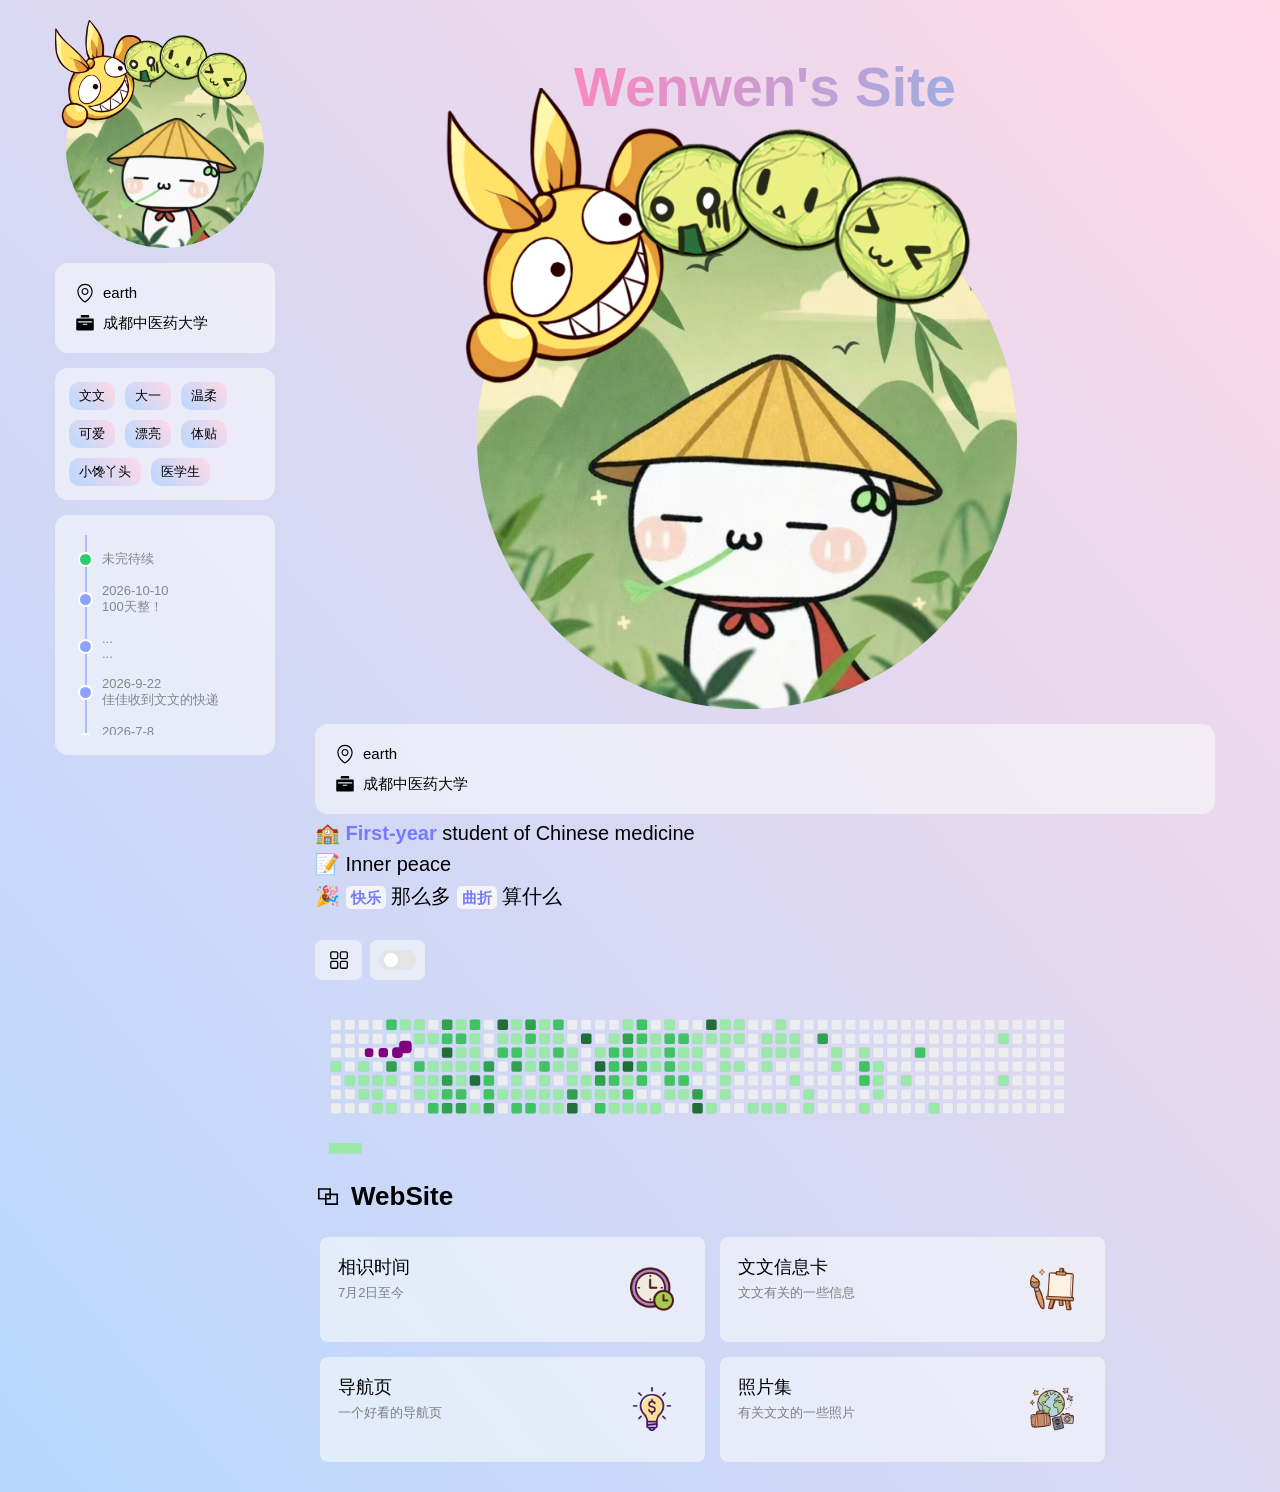
<file: index.html>
<!DOCTYPE html>
<html>
    <head>
        <meta charset="utf-8">
        <meta http-equiv="X-UA-Compatible" content="IE=edge">
        <title>文文</title>
        <link rel="icon" href="favicon.ico">
        <meta name="description" content="宇宙无敌超级第一好的文文（佳佳写）">
        <meta name="keywords" content="文文">
        <meta name="og:title" contect="文文">
        <meta name="og:type" contect="website">
        <meta property="og:locale" content="zh_CN">
        <meta name="og:image" contect="favicon.ico">
        <meta name="og:url" contect="https://wenwen.net">
        <meta name="og:description" contect="宇宙无敌超级第一好的文文（佳佳写）">
        <meta name="og:site_name" contect="文文">
        <meta name="viewport" content="width=device-width, initial-scale=1.0, maximum-scale=1.0, user-scalable=no">
        <link rel="stylesheet" href="static/css/style.css?v=1.34">


    </head>
    <body>
        <!-- 刷新加载动画 -->
        <div id="PageLoading">
            <div id="PageLoading-wenwen">
                <div id="PageLoading-wenwen-center">
                    <div class="object" id="object_four"></div>
                    <div class="object" id="object_three"></div>
                    <div class="object" id="object_two"></div>
                    <div class="object" id="object_one"></div>
                </div>
            </div>
        </div>
        <div class="main">
            <div onclick="left()" class="left">
                <div class="left-main">
                    <div class="logo" style="background-image: url(favicon.ico);">
                        <img style="position: absolute;top:-15%;left:-10%;width: 120%; aspect-ratio: 1/1;" src="static/img/logo4.png" alt="头像框" >
                    </div>
                    <div class="left-div left-des">
                        <div class="left-div-item">
                            <svg t="1705773709627" class="icon" viewBox="0 0 1024 1024" version="1.1" xmlns="http://www.w3.org/2000/svg" p-id="1478" width="20px" height="20px">
                                <path d="M512 249.976471c-99.388235 0-180.705882 81.317647-180.705882 180.705882s81.317647 180.705882 180.705882 180.705882 180.705882-81.317647 180.705882-180.705882-81.317647-180.705882-180.705882-180.705882z m0 301.17647c-66.258824 0-120.470588-54.211765-120.470588-120.470588s54.211765-120.470588 120.470588-120.470588 120.470588 54.211765 120.470588 120.470588-54.211765 120.470588-120.470588 120.470588z" fill="#2c2c2c" p-id="1479"></path>
                                <path d="M512 39.152941c-216.847059 0-391.529412 174.682353-391.529412 391.529412 0 349.364706 391.529412 572.235294 391.529412 572.235294s391.529412-222.870588 391.529412-572.235294c0-216.847059-174.682353-391.529412-391.529412-391.529412z m0 891.482353C424.658824 873.411765 180.705882 686.682353 180.705882 430.682353c0-183.717647 147.576471-331.294118 331.294118-331.294118s331.294118 147.576471 331.294118 331.294118c0 256-243.952941 442.729412-331.294118 499.952941z" fill="#2c2c2c" p-id="1480"></path>
                            </svg>
                            earth
                
                        
                        
                        
                        </div>
                        <div class="left-div-item">
                            <svg t="1705773906032" class="icon" viewBox="0 0 1024 1024" version="1.1" xmlns="http://www.w3.org/2000/svg" p-id="2474" width="20px" height="20px">
                                <path d="M729.6 234.666667H294.4V157.866667a51.2 51.2 0 0 1 51.2-51.2h332.8a51.2 51.2 0 0 1 51.2 51.2v76.8z m179.2 51.2a51.2 51.2 0 0 1 51.2 51.2v512a51.2 51.2 0 0 1-51.2 51.2H115.2a51.2 51.2 0 0 1-51.2-51.2v-512a51.2 51.2 0 0 1 51.2-51.2h793.557333z m-768 172.032c0 16.384 13.312 29.696 29.696 29.696h683.008a29.696 29.696 0 1 0 0-59.392H170.410667a29.696 29.696 0 0 0-29.696 29.696z m252.416 118.784c0 16.384 13.312 29.696 29.696 29.696h178.176a29.696 29.696 0 1 0 0-59.392H422.912a29.738667 29.738667 0 0 0-29.696 29.696z" fill="#666666" p-id="2475"></path>
                            </svg>
                            成都中医药大学
                
                        
                        
                        
                        </div>
                    </div>
                    <div class="left-div left-tag">
                        <div class="left-tag-item">文文
                </div>
                        <div class="left-tag-item">大一
                </div>
                        <div class="left-tag-item">温柔
                </div>
                        <div class="left-tag-item">可爱
                </div>
                        <div class="left-tag-item">漂亮
                </div>
                        <div class="left-tag-item">体贴
                </div>
                        <div class="left-tag-item">小馋丫头
                </div>
                        <div class="left-tag-item">医学生
                </div>
                    </div>
                    <div class="left-div left-time">
                        <ul id="line">
                            <li>
                                <div class="focus"></div>
                                <div>未完待续</div>
                    
                            </li>
                            <li>
                                <div class="focus"></div>
                                <div>2026-10-10</div>
                                <div>100天整！</div>
                            </li>
                            <li>
                                <div class="focus"></div>
                                <div>...</div>
                                <div>...</div>
                            </li>
                            <li>
                                <div class="focus"></div>
                                <div>2026-9-22</div>
                                <div>佳佳收到文文的快递</div>
                            </li>
                            <li>
                                <div class="focus"></div>
                                <div>2026-7-8</div>
                                <div>互通姓名</div>
                            </li>
                            <li>
                                <div class="focus"></div>
                                <div>2026-7-2</div>
                                <div>文文与佳佳相识</div>
                            </li>
                        </ul>
                    </div>
                </div>
            </div>
            <div class="right">
                <header>
                    <!-- 头部开始 -->
                    <div class="welcome">
                        <span class="gradientText">Wenwen's Site</span>
                    </div>
                    <div class="logo11 " style="background-image: url(favicon.ico);">
                        <img style="position: absolute;top:-15%;left:-10%;width: 120%; aspect-ratio: 1/1;" src="static/img/logo4.png" alt="头像框" title="博主 1月17日 在线">
                    </div>
                    <div class="left-div left-des">
                        <div class="left-div-item">
                            <svg t="1705773709627" class="icon" viewBox="0 0 1024 1024" version="1.1" xmlns="http://www.w3.org/2000/svg" p-id="1478" width="20px" height="20px">
                                <path d="M512 249.976471c-99.388235 0-180.705882 81.317647-180.705882 180.705882s81.317647 180.705882 180.705882 180.705882 180.705882-81.317647 180.705882-180.705882-81.317647-180.705882-180.705882-180.705882z m0 301.17647c-66.258824 0-120.470588-54.211765-120.470588-120.470588s54.211765-120.470588 120.470588-120.470588 120.470588 54.211765 120.470588 120.470588-54.211765 120.470588-120.470588 120.470588z" fill="#2c2c2c" p-id="1479"></path>
                                <path d="M512 39.152941c-216.847059 0-391.529412 174.682353-391.529412 391.529412 0 349.364706 391.529412 572.235294 391.529412 572.235294s391.529412-222.870588 391.529412-572.235294c0-216.847059-174.682353-391.529412-391.529412-391.529412z m0 891.482353C424.658824 873.411765 180.705882 686.682353 180.705882 430.682353c0-183.717647 147.576471-331.294118 331.294118-331.294118s331.294118 147.576471 331.294118 331.294118c0 256-243.952941 442.729412-331.294118 499.952941z" fill="#2c2c2c" p-id="1480"></path>
                            </svg>
                            earth
                
                        
                        
                        
                        </div>
                        <div class="left-div-item">
                            <svg t="1705773906032" class="icon" viewBox="0 0 1024 1024" version="1.1" xmlns="http://www.w3.org/2000/svg" p-id="2474" width="20px" height="20px">
                                <path d="M729.6 234.666667H294.4V157.866667a51.2 51.2 0 0 1 51.2-51.2h332.8a51.2 51.2 0 0 1 51.2 51.2v76.8z m179.2 51.2a51.2 51.2 0 0 1 51.2 51.2v512a51.2 51.2 0 0 1-51.2 51.2H115.2a51.2 51.2 0 0 1-51.2-51.2v-512a51.2 51.2 0 0 1 51.2-51.2h793.557333z m-768 172.032c0 16.384 13.312 29.696 29.696 29.696h683.008a29.696 29.696 0 1 0 0-59.392H170.410667a29.696 29.696 0 0 0-29.696 29.696z m252.416 118.784c0 16.384 13.312 29.696 29.696 29.696h178.176a29.696 29.696 0 1 0 0-59.392H422.912a29.738667 29.738667 0 0 0-29.696 29.696z" fill="#666666" p-id="2475"></path>
                            </svg>
                            成都中医药大学
                
                        
                        
                        
                        </div>
                    </div>
                    <div class="description">
                       
                           🏫 
                        
                        <span class="purpleText">First-year</span>
                        student of Chinese medicine
            
                    
                    
                    
                    </div>

                    <div class="description">
                       
                          📝  
                        
                        Inner peace 
            
                    
                    
                    
                    </div>
                    <div class="description">
                        🎉 
                <span class="purpleText textBackground">快乐</span>
                        那么多
                <span class="purpleText textBackground">   曲折</span>
                        算什么
            
                    
                    
                    
                    </div>
                    <div class="iconContainer">
                        <!-- 图标容器开始 -->
                        <!-- 图标我全部是iconfont找的，可以自行更换 -->
                        <!---->
                        <!---->
                        <a class="iconItem" href="javascript:void(0)" onclick="left()">
                            <svg t="1706175679525" class="icon" viewBox="0 0 1024 1024" version="1.1" xmlns="http://www.w3.org/2000/svg" p-id="1880" width="22px" height="22px">
                                <path d="M389.2 98.93H189.43c-49.51 0-89.8 40.28-89.8 89.8V388.5c0 49.51 40.28 89.8 89.8 89.8H389.2c49.51 0 89.8-40.28 89.8-89.8V188.72c0-49.51-40.28-89.79-89.8-89.79z m29.93 289.56c0 16.5-13.43 29.93-29.93 29.93H189.43c-16.5 0-29.93-13.43-29.93-29.93V188.72c0-16.5 13.43-29.93 29.93-29.93H389.2c16.5 0 29.93 13.43 29.93 29.93v199.77zM389.2 547.34H189.43c-49.51 0-89.8 40.28-89.8 89.8v199.77c0 49.51 40.28 89.8 89.8 89.8H389.2c49.51 0 89.8-40.28 89.8-89.8V637.14c0-49.51-40.28-89.8-89.8-89.8z m29.93 289.57c0 16.5-13.43 29.93-29.93 29.93H189.43c-16.5 0-29.93-13.43-29.93-29.93V637.14c0-16.5 13.43-29.93 29.93-29.93H389.2c16.5 0 29.93 13.43 29.93 29.93v199.77zM837.56 98.93H637.79c-49.51 0-89.8 40.28-89.8 89.8V388.5c0 49.51 40.28 89.8 89.8 89.8h199.77c49.51 0 89.8-40.28 89.8-89.8V188.72c0-49.51-40.28-89.79-89.8-89.79z m29.93 289.56c0 16.5-13.43 29.93-29.93 29.93H637.79c-16.5 0-29.93-13.43-29.93-29.93V188.72c0-16.5 13.43-29.93 29.93-29.93h199.77c16.5 0 29.93 13.43 29.93 29.93v199.77zM837.56 547.34H637.79c-49.51 0-89.8 40.28-89.8 89.8v199.77c0 49.51 40.28 89.8 89.8 89.8h199.77c49.51 0 89.8-40.28 89.8-89.8V637.14c0-49.51-40.28-89.8-89.8-89.8z m29.93 289.57c0 16.5-13.43 29.93-29.93 29.93H637.79c-16.5 0-29.93-13.43-29.93-29.93V637.14c0-16.5 13.43-29.93 29.93-29.93h199.77c16.5 0 29.93 13.43 29.93 29.93v199.77z" p-id="1881" fill="#000000"></path>
                            </svg>
                        </a>
                        <a class="iconItem switch" href="javascript:void(0)">
                            <div class="onoffswitch">
                                <input type="checkbox" name="onoffswitch" class="onoffswitch-checkbox" id="myonoffswitch" checked>
                                <label class="onoffswitch-label" for="myonoffswitch">
                                    <span class="onoffswitch-inner"></span>
                                    <span class="onoffswitch-switch"></span>
                                </label>
                            </div>
                        </a>
                        <!---->
                    </div>
                    <!-- 图标容器结束 -->
                    <div class="tanChiShe">
                        <img id="tanChiShe" src="static/svg/snake-Light.svg" alt="">
                    </div>
                </header>
                <!-- 头部结束 -->
                <content>
                    <!-- 内容开始 -->
                    <div class="title">
                        <svg t="1705257422086" class="icon" viewBox="0 0 1024 1024" version="1.1" xmlns="http://www.w3.org/2000/svg" p-id="1891" width="26px" height="26px">
                            <path d="M629.333333 202.666667v213.333333h277.333334v448h-512v-213.333333h-277.333334v-448h512z m213.333334 277.333333h-213.333334v170.666667h-170.666666v149.333333h384v-320z m-277.333334-213.333333h-384v320h213.333334v-170.666667h170.666666v-149.333333z m0 213.333333h-106.666666v106.666667h106.666666v-106.666667z" fill="#000000" p-id="1892"></path>
                        </svg>
                        WebSite
            
                    
                    
                    
                    </div>
                    <div class="projectList">
                        <!-- 项目列表开始 -->
                        <!---->
                        <a class="projectItem" target="_blank" href="djs.html">
                            <!-- 项目项开始 -->
                            <div class="projectItemLeft">
                                <h1>相识时间</h1>
                                <p>7月2日至今</p>
                            </div>
                            <div class="projectItemRight">
                                <img src="static/img/i1.png" alt="">
                            </div>
                            <!-- 项目项结束 -->
                        </a>
                        <!---->
                        <a class="projectItem" target="_blank" href="xxk.html" onclick="showPwdModal('xxk.html');return false;">
                            <!-- 项目项开始 -->
                            <div class="projectItemLeft">
                                <h1>文文信息卡</h1>
                                <p>文文有关的一些信息</p>
                            </div>
                            <div class="projectItemRight">
                                <img src="static/img/i2.png" alt="">
                            </div>
                            <!-- 项目项结束 -->
                        </a>
                        <!---->
                        <a class="projectItem" target="_blank" href="yx.html">
                            <!-- 项目项开始 -->
                            <div class="projectItemLeft">
                                <h1>导航页</h1>
                                <p>一个好看的导航页</p>
                            </div>
                            <div class="projectItemRight">
                                <img src="static/img/i3.png" alt="">
                            </div>
                            <!-- 项目项结束 -->
                        </a>
                        <!---->
                        <a class="projectItem" target="_blank" href="photo.html"onclick="showPwdModal('photo.html');return false;">
                            <!-- 项目项开始 -->
                            <div class="projectItemLeft">
                                <h1>照片集</h1>
                                <p>有关文文的一些照片</p>
                            </div>
                            <div class="projectItemRight">
                                <img src="static/img/i4.png" alt="">
                            </div>
                            <!-- 项目项结束 -->
                        </a>
                        <!---->
                        <!---->
                    </div>
                    
                   
                   
                    <!-- 技能结束 -->
                </content>
                <!-- 内容结束 -->
                
            </div>
        </div>
        <!-- main结束 -->
        <!--弹窗-->
        <!-- 密码弹窗（xxk.html 入口保护） -->
        <style>
            #pwd-mask {
                display: none;
                position: fixed;
                inset: 0;
                z-index: 99999;
                background: rgba(130, 150, 200, 0.35);
                -webkit-backdrop-filter: blur(8px);
                backdrop-filter: blur(8px);
                align-items: center;
                justify-content: center;
            }
            #pwd-mask.show { display: flex; }
            #pwd-box {
                width: min(88vw, 340px);
                padding: 30px 26px 24px;
                border-radius: 18px;
                background: rgba(255, 255, 255, 0.94);
                box-shadow: 0 12px 40px rgba(120, 140, 190, 0.35);
                text-align: center;
                font-family: -apple-system, "PingFang SC", "Microsoft YaHei", sans-serif;
            }
            #pwd-box .pwd-title {
                font-size: 18px;
                font-weight: 700;
                color: #5a6b8c;
                letter-spacing: 2px;
                margin-bottom: 4px;
            }
            #pwd-box .pwd-sub {
                font-size: 12px;
                color: #9aa5b8;
                margin-bottom: 18px;
            }
            #pwd-input {
                width: 100%;
                padding: 11px 14px;
                font-size: 18px;
                letter-spacing: 8px;
                text-align: center;
                border: 1.5px solid #ffd0e2;
                border-radius: 12px;
                outline: none;
                color: #4a5a7a;
                background: #fdf6f9;
                box-sizing: border-box;
            }
            #pwd-input:focus {
                border-color: #ff87c0;
                box-shadow: 0 0 0 3px rgba(255, 135, 192, 0.18);
            }
            #pwd-err {
                display: none;
                margin-top: 8px;
                font-size: 12px;
                color: #e05a7a;
            }
            #pwd-btns { display: flex; gap: 12px; margin-top: 18px; }
            #pwd-btns button {
                flex: 1;
                padding: 10px 0;
                font-size: 14px;
                border: none;
                border-radius: 12px;
                cursor: pointer;
                font-family: inherit;
                letter-spacing: 2px;
            }
            #pwd-cancel { background: #f0f2f7; color: #7b86a0; }
            #pwd-cancel:hover { background: #e6e9f0; }
            #pwd-ok {
                background-image: linear-gradient(120deg, #ff87c0, #41d1ff);
                color: #fff;
                font-weight: 600;
            }
            #pwd-ok:hover { filter: brightness(1.06); }
        </style>
        <div id="pwd-mask">
            <div id="pwd-box">
                <div class="pwd-title">输入密码</div>
                <div class="pwd-sub">输入正确密码后才能进入</div>
                <input id="pwd-input" type="password" maxlength="6" placeholder="" autocomplete="off">
                <div id="pwd-err">密码错误，请重新输入</div>
                <div id="pwd-btns">
                    <button id="pwd-cancel" type="button">取消</button>
                    <button id="pwd-ok" type="button">进入</button>
                </div>
            </div>
        </div>
    </body>
    <script src="static/js/pwd.js"></script>
    <script>
        (function () {
            var mask = document.getElementById('pwd-mask');
            var input = document.getElementById('pwd-input');
            var err = document.getElementById('pwd-err');
            var ok = document.getElementById('pwd-ok');
            var cancel = document.getElementById('pwd-cancel');
            var enterUrl = '';

            window.showPwdModal = function (url) {
                enterUrl = url;
                input.value = '';
                err.style.display = 'none';
                mask.classList.add('show');
                setTimeout(function () { input.focus(); }, 60);
            };
            window.closePwdModal = function () {
                mask.classList.remove('show');
            };
            function tryEnter() {
                if (window.checkPwd && checkPwd(input.value)) {
                    mask.classList.remove('show');
                    window.open(enterUrl, '_blank');
                } else {
                    err.style.display = 'block';
                    input.value = '';
                    input.focus();
                }
            }
            ok.addEventListener('click', tryEnter);
            cancel.addEventListener('click', window.closePwdModal);
            mask.addEventListener('click', function (e) {
                if (e.target === mask) window.closePwdModal();
            });
            input.addEventListener('keydown', function (e) {
                if (e.key === 'Enter') tryEnter();
                if (e.key === 'Escape') window.closePwdModal();
            });
        })();
    </script>
        <script src="static/js/script.js?v=1.33"></script>
    <script charset="UTF-8" id="LA_COLLECT" src="https://sdk.51.la/js-sdk-pro.min.js"></script>
<script src="static/js/Mouse.js"></script>

    <script>
        LA.init({
            id: "KFqltKSkJgQTGD9l",
            ck: "KFqltKSkJgQTGD9l"
        })
    </script>
</html>
</file>
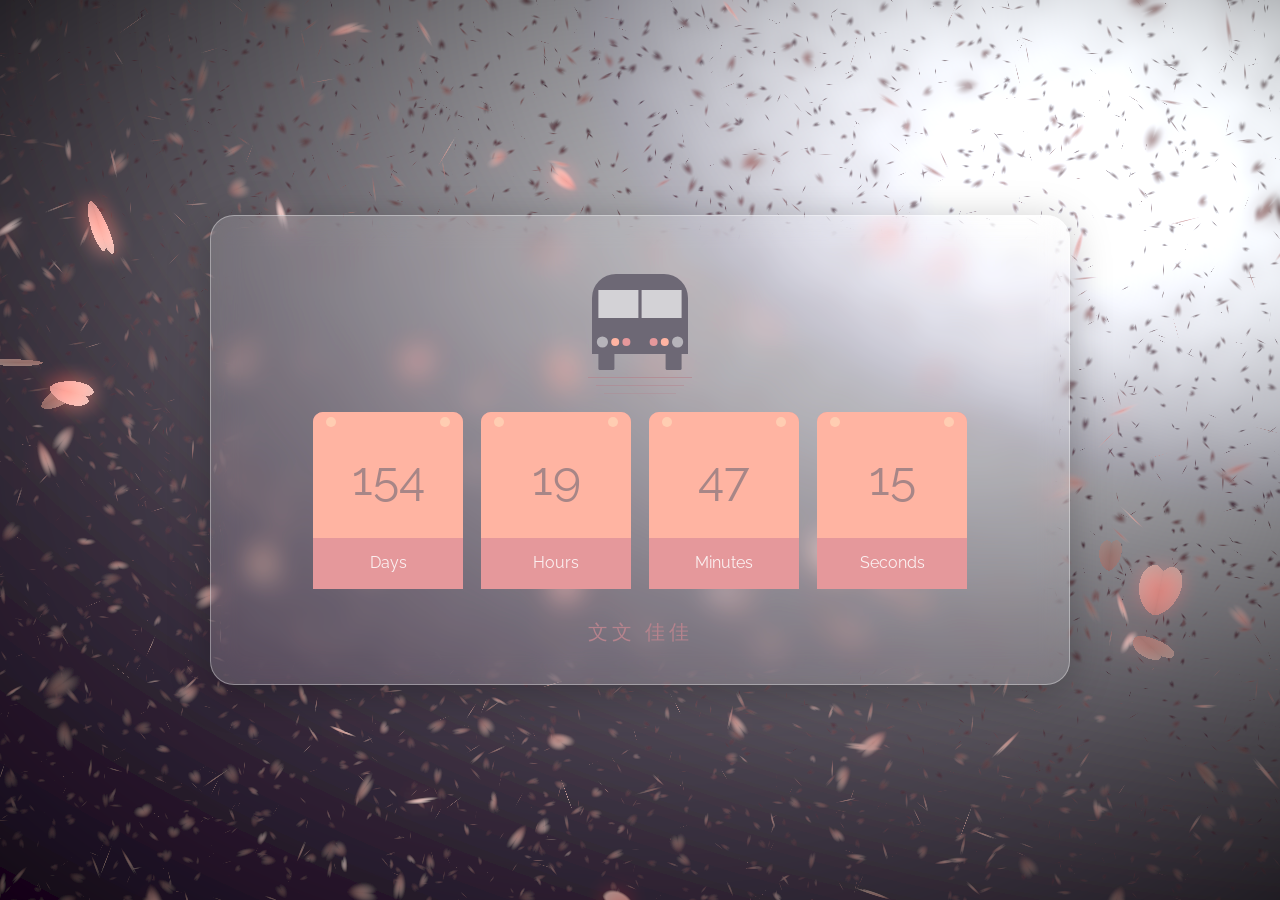
<file: djs.html>
<!DOCTYPE html>
<html lang="zh-CN">
<head>
  <meta charset="UTF-8">
  <meta name="viewport" content="width=device-width, initial-scale=1.0">
  <title>文文与佳佳已相识</title>
  <link rel="stylesheet" href="daojishi/css/normalize.min.css">
  <link rel="stylesheet" href="daojishi/css/css.css">
  <style>
    /* ============ 基础 ============ */
    * {
      margin: 0;
      padding: 0;
      box-sizing: border-box;
    }
    html, body {
      width: 100%;
      height: 100%;
      overflow: hidden;
      background: #241026; /* WebGL 加载前的兜底深色背景 */
      font-family: "Raleway", "PingFang SC", "Microsoft YaHei", sans-serif;
      -webkit-font-smoothing: antialiased;
    }

    /* ============ 樱花背景画布（铺满全屏，由 script.js 控制尺寸） ============ */
    canvas#sakura {
      position: fixed;
      top: 0;
      left: 0;
      display: block;
      z-index: 0;
    }

    /* ============ 透明玻璃卡片（公交 + 倒计时） ============ */
    .page {
      position: fixed;
      inset: 0;
      z-index: 1;
      display: flex;
      align-items: center;
      justify-content: center;
      padding: 16px;
      pointer-events: none; /* 不挡背景，只让卡片可交互 */
    }

    .glass-card {
      pointer-events: auto;
      width: min(92vw, 860px);
      max-height: calc(100vh - 32px);
      max-height: calc(100dvh - 32px); /* 手机浏览器地址栏收起后的实际高度 */
      overflow-y: auto;
      padding: clamp(20px, 4vw, 40px);
      border-radius: 24px;
      background: rgba(255, 255, 255, 0.16);
      -webkit-backdrop-filter: blur(14px) saturate(1.3);
      backdrop-filter: blur(14px) saturate(1.3);
      border: 1px solid rgba(255, 255, 255, 0.35);
      box-shadow: 0 8px 40px rgba(0, 0, 0, 0.25);
      color: #ffffff;
    }

    /* 不支持 backdrop-filter 的老浏览器：提高背景不透明度兜底 */
    @supports not ((backdrop-filter: blur(1px)) or (-webkit-backdrop-filter: blur(1px))) {
      .glass-card { background: rgba(40, 20, 46, 0.82); }
    }

    /* ============ 倒计时配色（沿用原组件） ============ */
    :root {
      --palette-1: #FFCDB2;
      --palette-2: #FFB4A2;
      --palette-3: #E5989B;
      --palette-4: #B5838D;
      --palette-5: #6D6875;
    }

    /* ============ 公交车（纯 CSS） ============ */
    .bus {
      transform: scale(0.8);
      position: relative;
      width: 120px;
      height: 100px;
      margin: 0.5rem auto 3rem;
      border-radius: 30px 30px 0 0;
      background: var(--palette-5);
    }
    .bus::before, .bus::after {
      content: '';
      position: absolute;
      top: 100%;
      width: 20px;
      height: 20px;
      border-radius: 0 0 2px 2px;
      background: var(--palette-5);
    }
    .bus::before { left: 0.5rem; }
    .bus::after { right: 0.5rem; }
    .bus .windows {
      position: absolute;
      top: 20px;
      left: 0.5rem;
      right: 0.5rem;
      height: 35px;
    }
    .bus .windows::before, .bus .windows::after {
      content: '';
      position: absolute;
      top: 0;
      width: 48%;
      height: 100%;
      background: rgba(255, 255, 255, 0.7);
    }
    .bus .windows::before { left: 0; }
    .bus .windows::after { right: 0; }
    .bus .lights {
      position: absolute;
      bottom: 10px;
      left: 0.5rem;
      right: 0.5rem;
      height: 10px;
    }
    .bus .lights::before, .bus .lights::after {
      content: '';
      position: absolute;
      top: 0;
      width: 10px;
      height: 10px;
      background: var(--palette-2);
      border-radius: 50%;
    }
    .bus .lights::before {
      left: 16px;
      box-shadow: -16px 0 0 2px rgba(255, 255, 255, 0.5),
                  14px 0 0 var(--palette-3);
      animation: lighting 6s 2s linear infinite;
    }
    .bus .lights::after {
      right: 16px;
      box-shadow: 16px 0 0 2px rgba(255, 255, 255, 0.5),
                  -14px 0 0 var(--palette-3);
      animation: lighting2 6s 2s linear infinite;
    }
    .bus .street {
      position: absolute;
      bottom: -30px;
      left: 50%;
      transform: translateX(-50%);
      width: 130px;
      height: 1px;
      background: rgba(181, 131, 141, 0.8);
    }
    .bus .street::before, .bus .street::after {
      content: '';
      position: absolute;
      height: 1px;
      left: 50%;
      transform: translateX(-50%);
    }
    .bus .street::before {
      top: 10px;
      width: 110px;
      background: rgba(181, 131, 141, 0.6);
    }
    .bus .street::after {
      top: 20px;
      width: 90px;
      background: rgba(181, 131, 141, 0.4);
    }

    /* ============ 计时器 ============ */
    .countdown { text-align: center; }
    .timer {
      display: flex;
      flex-wrap: nowrap; /* 永远不换行：四个格子始终一排 */
      justify-content: center;
      gap: clamp(6px, 1.5vw, 18px);
      perspective: 1000px;
    }
    .timer .box {
      flex: 1 1 0;      /* 弹性均分宽度，随屏幕收缩 */
      min-width: 0;     /* 允许收缩到任意小 */
      max-width: 150px;
      text-align: center;
      background: var(--palette-3);
      border-radius: 10px 10px 0 0;
      overflow: hidden;
    }
    .timer .box:nth-child(2) .value { animation-delay: 1s; }
    .timer .box:nth-child(3) .value { animation-delay: 1.8s; }
    .timer .box:nth-child(4) .value { animation-delay: 1.3s; }
    .timer .box:nth-child(5) .value { animation-delay: 2s; }
    .timer .box .spacer {
      position: relative;
      display: block;
      height: 20px;
      background: var(--palette-2);
    }
    .timer .box .spacer::before, .timer .box .spacer::after {
      content: '';
      position: absolute;
      top: 5px;
      width: 10px;
      height: 10px;
      background: var(--palette-1);
      border-radius: 50%;
    }
    .timer .box .spacer::before { left: 0.8rem; }
    .timer .box .spacer::after { right: 0.8rem; }
    .timer .box .value {
      position: relative;
      margin: 0;
      padding: 1.2rem 0 2rem;
      font-family: "Arial Black", "Raleway", "PingFang SC", sans-serif;
      font-size: clamp(1.7em, 5vw, 3em);
      white-space: nowrap;
      color: rgba(109, 104, 117, 0.6);
      background: var(--palette-2);
      transform-origin: top center;
      animation: wind 4s ease-out alternate infinite;
    }
    .timer .box .label {
      margin: 0;
      padding: 1rem;
      color: rgba(255, 255, 255, 0.85);
      background: var(--palette-3);
      font-size: clamp(0.75em, 2vw, 1em);
    }
    .timer .box .label::first-letter { text-transform: uppercase; }
    .text {
      margin-top: 2rem;
      font-weight: 300;
      font-size: clamp(1em, 3.5vw, 1.25em);
      text-transform: uppercase;
      letter-spacing: 4px;
      text-align: center;
      color: var(--palette-4);
    }

    /* ============ 动画 ============ */
    @keyframes wind {
      0% {
        transform: rotatex(0);
        box-shadow: 0 15px 10px -10px rgba(181, 131, 141, 0);
        color: rgba(109, 104, 117, 0.6);
        background: var(--palette-2);
      }
      10% {
        transform: rotatex(20deg);
        box-shadow: 0 15px 10px -10px #a67882;
        color: rgba(109, 104, 117, 0.45);
        background: #ffbeb0;
      }
    }
    @keyframes lighting {
      0% { box-shadow: -16px 0 0 2px rgba(255,255,255,.5), 14px 0 0 var(--palette-3); }
      4% { box-shadow: -16px 0 0 2px rgba(255,255,255,1), 14px 0 0 var(--palette-3); }
      8% { box-shadow: -16px 0 0 2px rgba(255,255,255,.5), 14px 0 0 var(--palette-3); }
      12% { box-shadow: -16px 0 0 2px rgba(255,255,255,1), 14px 0 0 var(--palette-3); }
      20% { box-shadow: -16px 0 0 2px rgba(255,255,255,1), 14px 0 0 var(--palette-3); }
      22% { box-shadow: -16px 0 0 2px rgba(255,255,255,.5), 14px 0 0 var(--palette-3); }
    }
    @keyframes lighting2 {
      0% { box-shadow: 16px 0 0 2px rgba(255,255,255,.5), -14px 0 0 var(--palette-3); }
      4% { box-shadow: 16px 0 0 2px rgba(255,255,255,1), -14px 0 0 var(--palette-3); }
      8% { box-shadow: 16px 0 0 2px rgba(255,255,255,.5), -14px 0 0 var(--palette-3); }
      12% { box-shadow: 16px 0 0 2px rgba(255,255,255,1), -14px 0 0 var(--palette-3); }
      20% { box-shadow: 16px 0 0 2px rgba(255,255,255,1), -14px 0 0 var(--palette-3); }
      22% { box-shadow: 16px 0 0 2px rgba(255,255,255,.5), -14px 0 0 var(--palette-3); }
    }

    /* ============ 手机竖屏微调 ============ */
    @media (max-width: 480px) {
      .page { padding: 12px; }
      .glass-card { width: 94vw; border-radius: 18px; padding: 18px 10px; }
      .bus { transform: scale(0.62); margin-bottom: 2.4rem; }
      .timer { gap: 6px; }
      .timer .box .spacer { height: 14px; }
      .timer .box .spacer::before, .timer .box .spacer::after {
        width: 7px;
        height: 7px;
        top: 3.5px;
      }
      .timer .box .spacer::before { left: 0.5rem; }
      .timer .box .spacer::after { right: 0.5rem; }
      .timer .box .value { font-size: clamp(1.3em, 6.5vw, 2.2em); padding: 0.8rem 0 1.2rem; }
      .timer .box .label { padding: 0.6rem 0.2rem; font-size: clamp(0.6em, 2.4vw, 0.8em); letter-spacing: 0.5px; }
      .timer .text { letter-spacing: 2px; margin-top: 1.4rem; }
    }
  </style>
</head>
<body>

  <!-- 樱花动画背景 -->
  <canvas id="sakura"></canvas>

  <!-- 透明玻璃卡片：公交车 + 从过去计时到现在 -->
  <div class="page">
    <div class="glass-card">
      <div class="bus">
        <div class="windows"></div>
        <div class="lights"></div>
        <div class="street"></div>
      </div>
      <section class="countdown">
        <div class="timer">
          <div class="box">
            <div class="spacer"></div>
            <p class="value" id="d">00</p>
            <p class="label">days</p>
          </div>
          <div class="box">
            <div class="spacer"></div>
            <p class="value" id="h">00</p>
            <p class="label">hours</p>
          </div>
          <div class="box">
            <div class="spacer"></div>
            <p class="value" id="m">00</p>
            <p class="label">minutes</p>
          </div>
          <div class="box">
            <div class="spacer"></div>
            <p class="value" id="s">00</p>
            <p class="label">seconds</p>
          </div>
        </div>
        <p class="text">文文 佳佳</p>
      </section>
    </div>
  </div>

  <!-- 樱花 WebGL 着色器 -->
  <script id="sakura_point_vsh" type="x-shader/x_vertex">
uniform mat4 uProjection;
uniform mat4 uModelview;
uniform vec3 uResolution;
uniform vec3 uOffset;
uniform vec3 uDOF;  //x:focus distance, y:focus radius, z:max radius
uniform vec3 uFade; //x:start distance, y:half distance, z:near fade start

attribute vec3 aPosition;
attribute vec3 aEuler;
attribute vec2 aMisc; //x:size, y:fade

varying vec3 pposition;
varying float psize;
varying float palpha;
varying float pdist;

//varying mat3 rotMat;
varying vec3 normX;
varying vec3 normY;
varying vec3 normZ;
varying vec3 normal;

varying float diffuse;
varying float specular;
varying float rstop;
varying float distancefade;

void main(void) {
    // Projection is based on vertical angle
    vec4 pos = uModelview * vec4(aPosition + uOffset, 1.0);
    gl_Position = uProjection * pos;
    gl_PointSize = aMisc.x * uProjection[1][1] / -pos.z * uResolution.y * 0.5;

    pposition = pos.xyz;
    psize = aMisc.x;
    pdist = length(pos.xyz);
    palpha = smoothstep(0.0, 1.0, (pdist - 0.1) / uFade.z);

    vec3 elrsn = sin(aEuler);
    vec3 elrcs = cos(aEuler);
    mat3 rotx = mat3(
        1.0, 0.0, 0.0,
        0.0, elrcs.x, elrsn.x,
        0.0, -elrsn.x, elrcs.x
    );
    mat3 roty = mat3(
        elrcs.y, 0.0, -elrsn.y,
        0.0, 1.0, 0.0,
        elrsn.y, 0.0, elrcs.y
    );
    mat3 rotz = mat3(
        elrcs.z, elrsn.z, 0.0,
        -elrsn.z, elrcs.z, 0.0,
        0.0, 0.0, 1.0
    );
    mat3 rotmat = rotx * roty * rotz;
    normal = rotmat[2];

    mat3 trrotm = mat3(
        rotmat[0][0], rotmat[1][0], rotmat[2][0],
        rotmat[0][1], rotmat[1][1], rotmat[2][1],
        rotmat[0][2], rotmat[1][2], rotmat[2][2]
    );
    normX = trrotm[0];
    normY = trrotm[1];
    normZ = trrotm[2];

    const vec3 lit = vec3(0.6917144638660746, 0.6917144638660746, -0.20751433915982237);

    float tmpdfs = dot(lit, normal);
    if(tmpdfs < 0.0) {
        normal = -normal;
        tmpdfs = dot(lit, normal);
    }
    diffuse = 0.4 + tmpdfs;

    vec3 eyev = normalize(-pos.xyz);
    if(dot(eyev, normal) > 0.0) {
        vec3 hv = normalize(eyev + lit);
        specular = pow(max(dot(hv, normal), 0.0), 20.0);
    }
    else {
        specular = 0.0;
    }

    rstop = clamp((abs(pdist - uDOF.x) - uDOF.y) / uDOF.z, 0.0, 1.0);
    rstop = pow(rstop, 0.5);
    //-0.69315 = ln(0.5)
    distancefade = min(1.0, exp((uFade.x - pdist) * 0.69315 / uFade.y));
}
  </script>
  <script id="sakura_point_fsh" type="x-shader/x_fragment">
#ifdef GL_ES
//precision mediump float;
precision highp float;
#endif

uniform vec3 uDOF;  //x:focus distance, y:focus radius, z:max radius
uniform vec3 uFade; //x:start distance, y:half distance, z:near fade start

const vec3 fadeCol = vec3(0.08, 0.03, 0.06);

varying vec3 pposition;
varying float psize;
varying float palpha;
varying float pdist;

//varying mat3 rotMat;
varying vec3 normX;
varying vec3 normY;
varying vec3 normZ;
varying vec3 normal;

varying float diffuse;
varying float specular;
varying float rstop;
varying float distancefade;

float ellipse(vec2 p, vec2 o, vec2 r) {
    vec2 lp = (p - o) / r;
    return length(lp) - 1.0;
}

void main(void) {
    vec3 p = vec3(gl_PointCoord - vec2(0.5, 0.5), 0.0) * 2.0;
    vec3 d = vec3(0.0, 0.0, -1.0);
    float nd = normZ.z; //dot(-normZ, d);
    if(abs(nd) < 0.0001) discard;

    float np = dot(normZ, p);
    vec3 tp = p + d * np / nd;
    vec2 coord = vec2(dot(normX, tp), dot(normY, tp));

    //angle = 15 degree
    const float flwrsn = 0.258819045102521;
    const float flwrcs = 0.965925826289068;
    mat2 flwrm = mat2(flwrcs, -flwrsn, flwrsn, flwrcs);
    vec2 flwrp = vec2(abs(coord.x), coord.y) * flwrm;

    float r;
    if(flwrp.x < 0.0) {
        r = ellipse(flwrp, vec2(0.065, 0.024) * 0.5, vec2(0.36, 0.96) * 0.5);
    }
    else {
        r = ellipse(flwrp, vec2(0.065, 0.024) * 0.5, vec2(0.58, 0.96) * 0.5);
    }

    if(r > rstop) discard;

    vec3 col = mix(vec3(1.0, 0.8, 0.75), vec3(1.0, 0.9, 0.87), r);
    float grady = mix(0.0, 1.0, pow(coord.y * 0.5 + 0.5, 0.35));
    col *= vec3(1.0, grady, grady);
    col *= mix(0.8, 1.0, pow(abs(coord.x), 0.3));
    col = col * diffuse + specular;

    col = mix(fadeCol, col, distancefade);

    float alpha = (rstop > 0.001)? (0.5 - r / (rstop * 2.0)) : 1.0;
    alpha = smoothstep(0.0, 1.0, alpha) * palpha;

    gl_FragColor = vec4(col * 0.5, alpha);
}
  </script>
  <script id="fx_common_vsh" type="x-shader/x_vertex">
uniform vec3 uResolution;
attribute vec2 aPosition;

varying vec2 texCoord;
varying vec2 screenCoord;

void main(void) {
    gl_Position = vec4(aPosition, 0.0, 1.0);
    texCoord = aPosition.xy * 0.5 + vec2(0.5, 0.5);
    screenCoord = aPosition.xy * vec2(uResolution.z, 1.0);
}
  </script>
  <script id="bg_fsh" type="x-shader/x_fragment">
#ifdef GL_ES
//precision mediump float;
precision highp float;
#endif

uniform vec2 uTimes;

varying vec2 texCoord;
varying vec2 screenCoord;

void main(void) {
    vec3 col;
    float c;
    vec2 tmpv = texCoord * vec2(0.8, 1.0) - vec2(0.95, 1.0);
    c = exp(-pow(length(tmpv) * 1.8, 2.0));
    col = mix(vec3(0.02, 0.0, 0.03), vec3(0.96, 0.98, 1.0) * 1.5, c);
    gl_FragColor = vec4(col * 0.5, 1.0);
}
  </script>
  <script id="fx_brightbuf_fsh" type="x-shader/x_fragment">
#ifdef GL_ES
//precision mediump float;
precision highp float;
#endif
uniform sampler2D uSrc;
uniform vec2 uDelta;

varying vec2 texCoord;
varying vec2 screenCoord;

void main(void) {
    vec4 col = texture2D(uSrc, texCoord);
    gl_FragColor = vec4(col.rgb * 2.0 - vec3(0.5), 1.0);
}
  </script>
  <script id="fx_dirblur_r4_fsh" type="x-shader/x_fragment">
#ifdef GL_ES
//precision mediump float;
precision highp float;
#endif
uniform sampler2D uSrc;
uniform vec2 uDelta;
uniform vec4 uBlurDir; //dir(x, y), stride(z, w)

varying vec2 texCoord;
varying vec2 screenCoord;

void main(void) {
    vec4 col = texture2D(uSrc, texCoord);
    col = col + texture2D(uSrc, texCoord + uBlurDir.xy * uDelta);
    col = col + texture2D(uSrc, texCoord - uBlurDir.xy * uDelta);
    col = col + texture2D(uSrc, texCoord + (uBlurDir.xy + uBlurDir.zw) * uDelta);
    col = col + texture2D(uSrc, texCoord - (uBlurDir.xy + uBlurDir.zw) * uDelta);
    gl_FragColor = col / 5.0;
}
  </script>
  <!-- effect fragment shader template -->
  <script id="fx_common_fsh" type="x-shader/x_fragment">
#ifdef GL_ES
//precision mediump float;
precision highp float;
#endif
uniform sampler2D uSrc;
uniform vec2 uDelta;

varying vec2 texCoord;
varying vec2 screenCoord;

void main(void) {
    gl_FragColor = texture2D(uSrc, texCoord);
}
  </script>
  <!-- post processing -->
  <script id="pp_final_vsh" type="x-shader/x_vertex">
uniform vec3 uResolution;
attribute vec2 aPosition;
varying vec2 texCoord;
varying vec2 screenCoord;
void main(void) {
    gl_Position = vec4(aPosition, 0.0, 1.0);
    texCoord = aPosition.xy * 0.5 + vec2(0.5, 0.5);
    screenCoord = aPosition.xy * vec2(uResolution.z, 1.0);
}
  </script>
  <script id="pp_final_fsh" type="x-shader/x_fragment">
#ifdef GL_ES
//precision mediump float;
precision highp float;
#endif
uniform sampler2D uSrc;
uniform sampler2D uBloom;
uniform vec2 uDelta;
varying vec2 texCoord;
varying vec2 screenCoord;
void main(void) {
    vec4 srccol = texture2D(uSrc, texCoord) * 2.0;
    vec4 bloomcol = texture2D(uBloom, texCoord);
    vec4 col;
    col = srccol + bloomcol * (vec4(1.0) + srccol);
    col *= smoothstep(1.0, 0.0, pow(length((texCoord - vec2(0.5)) * 2.0), 1.2) * 0.5);
    col = pow(col, vec4(0.45454545454545)); //(1.0 / 2.2)

    gl_FragColor = vec4(col.rgb, 1.0);
    gl_FragColor.a = 1.0;
}
  </script>

  <!-- 樱花动画主体 -->
  <script src="daojishi/js/script.js"></script>

  <!-- 倒计时逻辑：从 2026-07-02 21:14 起累计到现在 -->
  <script>
    // ★ 修改这里即可：起点时间（年, 月-1, 日, 时, 分, 秒）——注意月份从 0 开始，7月要写 6
    var startDate = new Date(2026, 6, 2, 21, 14, 0);

    function pad2(n) { return (n < 10) ? '0' + n : '' + n; }

    function updateTime() {
      var diff = new Date() - startDate; // 毫秒差（从起点到现在）
      if (diff < 0) diff = 0; // 当前时间早于起点时显示 00

      var days = Math.floor(diff / (1000 * 60 * 60 * 24));
      var hours = Math.floor((diff % (1000 * 60 * 60 * 24)) / (1000 * 60 * 60));
      var minutes = Math.floor((diff % (1000 * 60 * 60)) / (1000 * 60));
      var seconds = Math.floor((diff % (1000 * 60)) / 1000);

      document.getElementById('d').textContent = pad2(days);
      document.getElementById('h').textContent = pad2(hours);
      document.getElementById('m').textContent = pad2(minutes);
      document.getElementById('s').textContent = pad2(seconds);
    }

    updateTime();
    setInterval(updateTime, 1000);
  </script>
</body>
</html>
</file>
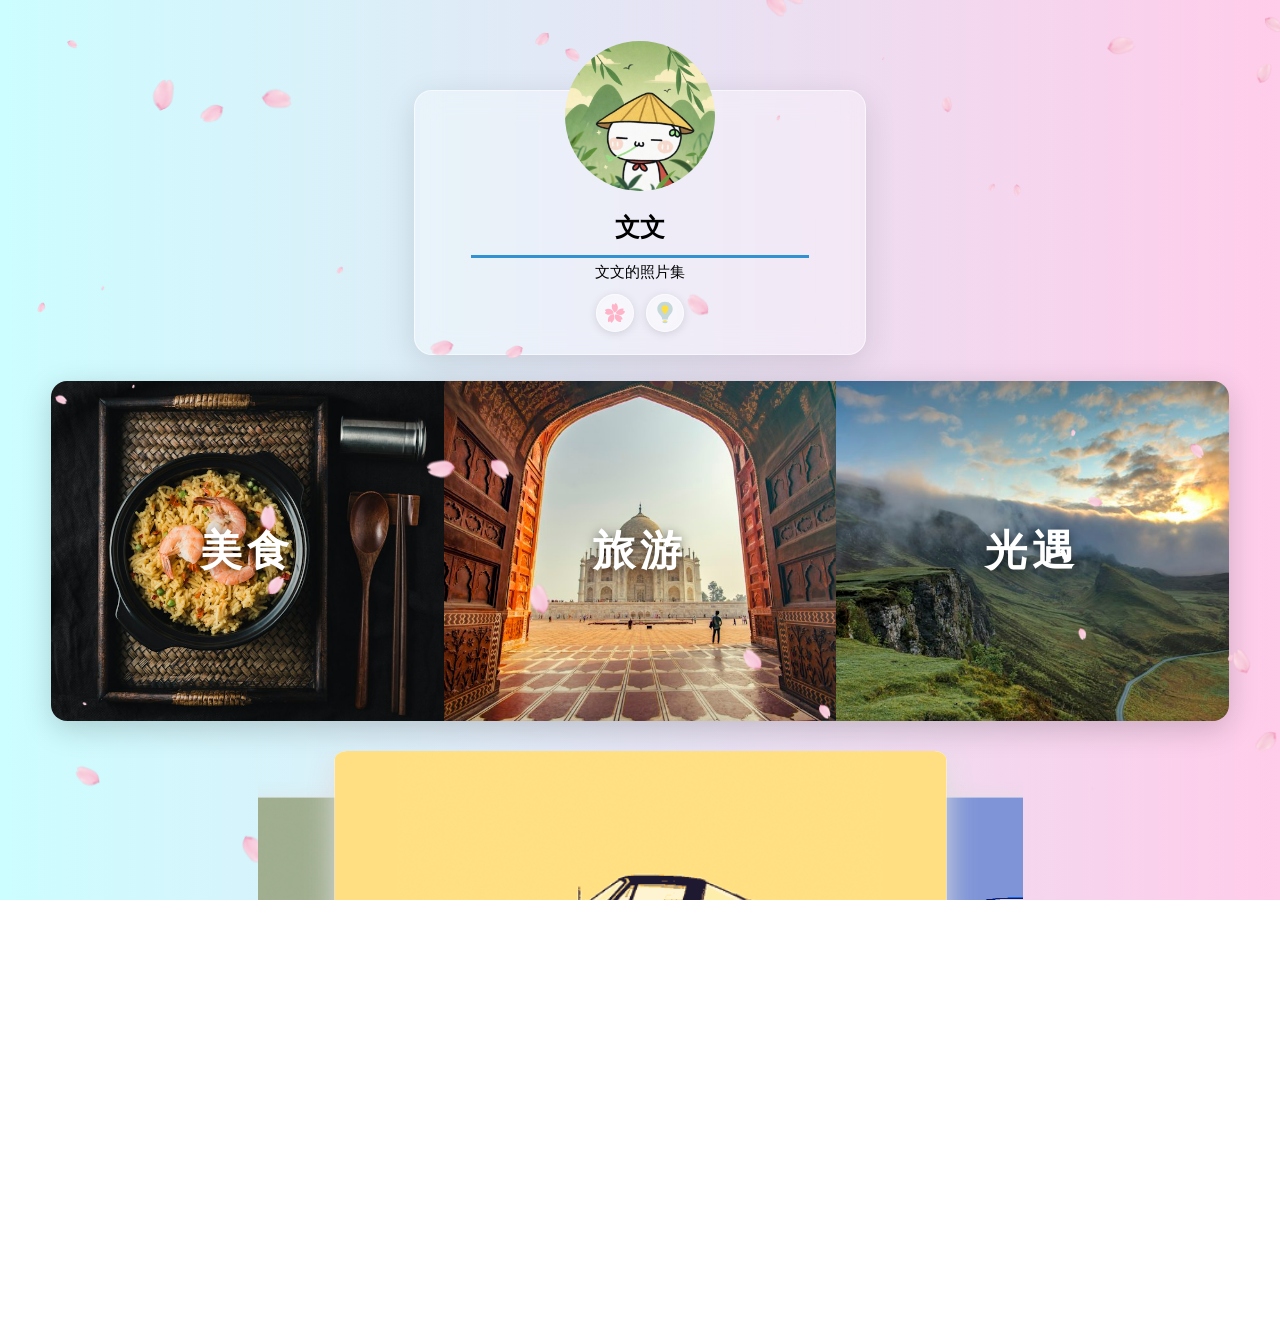
<file: photo.html>
<!DOCTYPE html>
<html lang="en">

	<head>
		<meta charset="UTF-8">
		<meta name="viewport" content="width=device-width,initial-scale=1.0,maximum-scale=1.0,minimum-scale=1.0,user-scalable=no">
		<title>白色方块扁平化设计风格 个人引导页 </title>
		<meta name="description" content="喜欢计算机的咸鱼一条，经常抽出空余时间学习各种语言编程以及知识，虽然懂得不多，但是这是我最喜欢的爱好吧。同时也喜欢各种游戏，FPS我的强项！沉浸在这个完美的虚拟世界，起码能暂时忘掉这充满回忆该死的现实.">
		<meta name="keywords" content="畅玩,主页,博客,tqy,xhj">
		<link rel="stylesheet" href="photo/css/animate.compat.css" />
				<script src="photo/js/jquery.min.js" type="text/javascript" charset="utf-8"></script>
		<!--轮播css-->
		<link rel="stylesheet" href="photo/css/swiper.min.css">
		<script src="photo/js/swiper.min.js"></script>
	</head>
	<style type="text/css">
		* {
			margin: 0;
			padding: 0;
		}

		HTML,
		body,
		div,
		h1,
		h2,
		h3,
		h4,
		h5,
		h6,
		ul,
		ol,
		dl,
		li,
		dt,
		dd,
		p,
		blockquote,
		pre,
		form,
		fieldset,
		table,
		th,
		td {
			border: none;
			font-family: "微软雅黑", "黑体", "宋体";
			font-size: 14px;
			margin: 0px;
			padding: 0px;
		}

		html,
		body {
			height: 100%;
			width: 100%;
			overflow-x: hidden;
		}

		address,
		caption,
		cite,
		code,
		dfn,
		em,
		strong,
		th,
		var {
			font-style: normal;
			font-weight: normal;
		}

		a {
			text-decoration: none;
		}

		a:link {
			color: #fff;
		}

		a:visited {
			color: #fff;
		}

		a:hover {
			color: #fff;
		}

		a:active {
			color: #fff;
		}

		input::-ms-clear {
			display: none;
		}

		input::-ms-reveal {
			display: none;
		}

		input {
			-webkit-appearance: none;
			margin: 0;
			outline: none;
			padding: 0;
		}

		input::-webkit-input-placeholder {
			color: #ccc;
		}

		input::-ms-input-placeholder {
			color: #ccc;
		}

		input::-moz-placeholder {
			color: #ccc;
		}

		input[type=submit],
		input[type=button] {
			cursor: pointer;
		}

		button[disabled],
		input[disabled] {
			cursor: default;
		}

		img {
			border: none;
		}

		ul,
		ol,
		li {
			list-style-type: none;
		}

		/*公共方法*/
		.clear {
			clear: both;
		}

		.clearleft {
			clear: left;
		}

		.clearright {
			clear: right;
		}

		.floatleft {
			float: left;
		}

		.floatright {
			float: right;
		}

		.cursor {
			cursor: pointer;
		}

		/*背景及色值表*/
		.bg000 {
			background: #000;
		}

		.color000 {
			color: #000;
		}

		body {
			background-image: linear-gradient(to left, rgba(255, 0, 149, 0.2), rgba(0, 247, 255, 0.2)), url(#);
			/*background: #81a779;*/
			background-repeat: no-repeat;
			background-attachment: fixed;
			background-size: cover;
		}

		#box {
			width: 100%;
			min-height: calc(100% - 160px);
			margin: 0 auto;
			padding-top: 90px;
		}

		#footer {
			width: 100%;
			height: 50px;
			color: #000;
			text-align: center;
			font-size: 16px;
		}

		#footer a {
			color: #000000;
		}

		#boox {
			width: 450px;
			margin: 0 auto;
			margin-bottom: 20px;
			text-align: center;
			border-radius: 18px;
			background: rgba(255,255,255,.32);
			-webkit-backdrop-filter: blur(14px);
			backdrop-filter: blur(14px);
			border: 1px solid rgba(255,255,255,.55);
			box-shadow: 0 8px 32px rgba(0,0,0,.12);
		}

		.touxiang {
			width: 150px;
			height: 150px;
			margin-top: -50px;
			border-radius: 100%;
		}

		.title {
			width: 75%;
			height: 55px;
			font-size: 25px;
			line-height: 55px;
			margin: 0 auto;
			font-weight: bold;
			margin-top: 5px;
			border-bottom: 3px solid #3192d2;
		}

		.lizhi {
			font-size: 15px;
			margin-top: 5px;
		}


		@media screen and (max-width: 700px) {
			#box {}

			#boox {
				width: 75%;
			}

			.touxiang {
				width: 100px;
				height: 100px;
			}

			.title {
				height: 40px;
				line-height: 40px;
				margin-top: 0px;
				font-size: 18px;
			}

			.lizhi {
				font-size: 14px;
			}

		}



	</style>
	
	<!--轮播css-->
	<style type="text/css">
		@charset "utf-8";
	
		#certify {
			position: relative;
			width: 100%;
			margin: 0 auto;
			margin-top: 30px;
		}
	
		#certify .swiper-container {
			padding-bottom: 50px;
			width: 85%;
		}
	
		#certify .swiper-slide {
			width: 90%;
			height: auto;
			background: #fff;
			border-radius: 2%;
			overflow: hidden;
			box-shadow: 0 8px 30px #ddd;
		}
	
		#certify .swiper-slide img {
			display: block;
			width: 100%;
		}
	
		#certify .swiper-slide p {
			line-height: 98px;
			padding-top: 0;
			text-align: center;
			color: #636363;
			font-size: 1.1em;
			margin: 0;
		}
	
		#certify .swiper-pagination {
			width: 100%;
			bottom: 20px;
		}
	
		#certify .swiper-pagination-bullets .swiper-pagination-bullet {
			margin: 0 5px;
			border: 2px solid #fff;
			background-color: #d5d5d5;
			width: 5px;
			height: 5px;
			opacity: 1;
		}
	
		#certify .swiper-pagination-bullets .swiper-pagination-bullet-active {
			border: 3px solid #00aadc;
			background-color: #fff;
		}
	
		#certify .swiper-button-prev {
			left: -30px;
			width: 45px;
			height: 45px;
			background: url(http://www.jq22.com/demo/swiperlbt201810230049/images/wm_button_icon.png) no-repeat;
			background-position: 0 0;
			background-size: 100%;
		}
	
		#certify .swiper-button-prev:hover {
			background-position: 0 -46px;
			background-size: 100%;
		}
	
		#certify .swiper-button-next {
			right: -30px;
			width: 45px;
			height: 45px;
			background: url(http://www.jq22.com/demo/swiperlbt201810230049/images/wm_button_icon.png) no-repeat;
			background-position: 0 -93px;
			background-size: 100%;
		}
	
		#certify .swiper-button-next:hover {
			background-position: 0 -139px;
			background-size: 100%;
		}
	
	
		@media screen and (min-width: 700px) {
			#certify {
				width: 900px;
			}
	
			#certify .swiper-slide {
				width: 80%;
			}
		}

		/* 移动端：触摸滑动切换，隐藏桌面导航按钮 */
		@media screen and (max-width: 699px) {
			#certify {
				width: 92%;
			}

			#certify .swiper-container {
				width: 100%;
				padding-bottom: 44px;
			}

			#certify .swiper-slide {
				width: 86%;
			}

			#certify .swiper-slide img {
				width: 100%;
				height: auto;
				display: block;
			}

			#certify .swiper-slide p {
				line-height: 56px;
				font-size: 14px;
			}

			#certify .swiper-button-prev,
			#certify .swiper-button-next {
				display: none;
			}
		}
	</style>
	<body>
	<style>
		#sakura-toggle {
			margin: 0;
			padding: 5px;
			border-radius: 50%;
			border: 1px solid rgba(255,255,255,.6);
			background: rgba(255,255,255,.35);
			-webkit-backdrop-filter: blur(10px);
			backdrop-filter: blur(10px);
			cursor: pointer; box-shadow: 0 2px 10px rgba(0,0,0,.12);
			transition: all .25s;
		}
		#sakura-toggle svg { width: 26px; height: 26px; display: block; }
		#sakura-toggle svg path { fill: #ffb3c8; stroke: #ffb3c8; transition: all .4s; }
		#sakura-toggle:hover { transform: translateY(-1px) scale(1.05); }
		#sakura-toggle.off { opacity: .5; }
		#sakura-toggle.off svg path { fill: #8f8f9f; stroke: #8f8f9f; }
		.card-btns {
			display: flex;
			justify-content: center;
			align-items: center;
			gap: 12px;
			margin: 12px auto 22px;
		}
		#sakura-toggle { margin: 0; }
		.bulb-btn {
			width: 38px; height: 38px; padding: 5px;
			border-radius: 50%; border: 1px solid rgba(255,255,255,.6);
			background: rgba(255,255,255,.35);
			-webkit-backdrop-filter: blur(10px);
			backdrop-filter: blur(10px);
			cursor: pointer; box-shadow: 0 2px 10px rgba(0,0,0,.12);
			transition: all .25s;
		}
		.bulb-btn:hover { transform: translateY(-1px) scale(1.05); }
		.bulb-btn svg { width: 26px; height: 26px; display: block; }
		.bulb-btn #s-bulb { fill: #c4d8d9; stroke: #c4d8d9; stroke-width: 0; transition: all .4s; }
		.bulb-btn #www-filament { fill: #ffdf43; stroke: #ffdf43; stroke-width: 0; transition: all .4s; }
		body.dark-mode .bulb-btn #s-bulb { fill: #262832; stroke: #262832; }
		body.dark-mode .bulb-btn #www-filament { fill: #333542; stroke: #333542; }
		/* 暗色主题 */
		body.dark-mode {
			background-image: linear-gradient(to left, rgba(8,10,22,.94), rgba(4,6,14,.97)), url(#);
		}
		body.dark-mode #boox {
			background: rgba(16,20,36,.62);
			border-color: rgba(255,255,255,.16);
			box-shadow: 0 8px 32px rgba(0,0,0,.5);
		}
		body.dark-mode .title { color: #f2f2f2; border-color: #ffb3c8; }
		body.dark-mode .lizhi { color: #c9c9c9; }
		body.dark-mode .bulb-btn { background: rgba(24,28,46,.55); border-color: rgba(255,255,255,.22); }
		body.dark-mode #sakura-toggle.off svg path { fill: #6f6f7f; stroke: #6f6f7f; }
		body.dark-mode #certify .swiper-slide { background: #1a1e30; box-shadow: 0 8px 30px rgba(0,0,0,.55); }
		body.dark-mode #certify .swiper-slide p { color: #b8b8c8; }
		body.dark-mode #footer, body.dark-mode #footer a { color: #c9c9c9; }
		/* 三卡片展开墙（美食/旅游/光遇） */
		.artboard {
			width: 92%;
			margin: 26px auto 0;
		}
		.artboard .cards {
			display: flex;
			height: 340px;
			border-radius: 16px;
			overflow: hidden;
			box-shadow: 0 8px 30px rgba(0,0,0,.18);
		}
		.artboard .card {
			width: 33.333%;
			min-width: 33.333%;
			flex: 0 1 33.333%;
			position: relative;
			cursor: pointer;
			background-size: cover;
			background-position: center;
			background-repeat: no-repeat;
			transition: width .5s cubic-bezier(.7,0,.2,1), flex-basis .5s cubic-bezier(.7,0,.2,1), min-width .5s cubic-bezier(.7,0,.2,1), opacity .35s;
		}
		.artboard .card a {
			position: absolute;
			left: 0; right: 0; top: 50%;
			transform: translateY(-50%);
			text-align: center;
			font-family: "微软雅黑", "PingFang SC", sans-serif;
			font-size: 42px; font-weight: bold;
			color: #fff; text-decoration: none;
			text-shadow: 0 2px 12px rgba(0,0,0,.55);
			letter-spacing: .12em;
			transition: all .35s;
			pointer-events: none;
		}
		.artboard .card.open { width: 100% !important; min-width: 100% !important; flex-basis: 100% !important; }
		.artboard .card.open a { font-size: 52px; }
		.artboard .card.close { width: 2% !important; min-width: 2% !important; flex-basis: 2% !important; }
		.artboard .card.close a { opacity: 0; }
		.artboard .p-food { background-image: url("photo/image/card-food.jpg"); }
		.artboard .p-travel { background-image: url("photo/image/card-travel.jpg"); }
		.artboard .p-sky { background-image: url("photo/image/card-sky.jpg"); }
		@media screen and (max-width: 699px) {
			.artboard { width: 94%; }
			.artboard .cards { height: 300px; }
			.artboard .card a { font-size: 30px; }
			.artboard .card.open a { font-size: 36px; }
		}
		/* TornPaper 撕裂纸照片墙 */
		#gallery {
			--size: 200px;
			--gap: 10px;
			position: relative;
			box-sizing: border-box;
			width: min(100%, 1000px);
			margin: 30px auto 0;
			display: none;
			grid-template-columns: repeat(auto-fit, minmax(var(--size), 1fr));
			gap: var(--gap);
			padding: var(--gap);
			overflow: hidden;
			filter: drop-shadow(0.3rem 0.3rem 0.3rem rgba(0, 0, 0, 0.5));
		}
		#gallery.active { display: grid; }
		@media screen and (max-width: 700px) {
			#gallery { --size: 170px; width: 94%; grid-template-columns: repeat(2, 1fr); }
		}
		.tp-card {
			box-sizing: border-box;
			--pin-x: 50%;
			--pin-y: 0.5rem;
			--pin-angle: 10deg;
			--pin-color: crimson;
			position: relative;
			width: 100%;
			aspect-ratio: 1/1.25;
			padding: 0.75rem;
			display: grid;
			place-items: center;
			background-color: papayawhip;
			background-image: var(--img);
			background-position: center;
			background-size: cover;
			filter: url(#filter_tornpaper);
			transform-origin: var(--pin-x) var(--pin-y);
			transform: translateZ(0) rotate3d(0, 0, 1, var(--pin-angle));
			isolation: isolate;
		}
		.tp-card:after {
			position: absolute;
			top: var(--pin-y);
			left: var(--pin-x);
			width: 0.7rem;
			height: 0.7rem;
			content: "";
			background: var(--pin-color);
			border-radius: 50%;
			box-shadow: -0.1rem -0.1rem 0.3rem 0.02rem rgba(0, 0, 0, 0.5) inset;
			filter: drop-shadow(0.3rem 0.15rem 0.2rem rgba(0, 0, 0, 0.5));
		}
		.tp-card h2 {
			position: absolute;
			bottom: 1rem;
			left: 0;
			right: 0;
			margin: 0 0.5rem;
			font-size: 1.1rem;
			color: #fff;
			text-shadow: 0 1px 6px rgba(0, 0, 0, .65);
		}
		#gallery .tp-card:nth-child(6n+1) { --pin-color: gold; --pin-angle: -2deg; }
		#gallery .tp-card:nth-child(6n+2) { --pin-color: crimson; --pin-angle: 3deg; }
		#gallery .tp-card:nth-child(6n+3) { --pin-color: skyblue; --pin-angle: -3deg; }
		#gallery .tp-card:nth-child(6n+4) { --pin-color: deeppink; --pin-angle: -5deg; }
		#gallery .tp-card:nth-child(6n+5) { --pin-color: orchid; --pin-angle: 2deg; }
		#gallery .tp-card:nth-child(6n+6) { --pin-color: springgreen; --pin-angle: 5deg; }
	</style>
		<div id="box">
   
  <!--头像部分div-->
			<div id="boox" class="animated swing">
				<img class="touxiang" src="photo/image/head.jpg">
				<p class="title animated bounceInLeft">文文</p>
				<p class="lizhi">文文的照片集</p>
				<div class="card-btns">
					<button id="sakura-toggle" class="bulb-btn" type="button" title="樱花飘落开关">
						<svg viewBox="0 0 1049 1024" xmlns="http://www.w3.org/2000/svg">
							<path d="M525.584 573.347s268.831-2.63 309.364 193.243l-76.465 21.91 12.927 84.132a214.057 214.057 0 0 1-96.84-4.82 224.793 224.793 0 0 1-148.986-289.426z"/>
							<path d="M552.752 512.438S684.21 278.663 874.385 341.543l-20.157 77.122 79.313 30.893a215.59 215.59 0 0 1-52.583 81.503 224.574 224.574 0 0 1-325.358-14.68z"/>
							<path d="M508.494 494.034s-191.49-187.546-81.722-354.717l69.453 38.78 51.269-68.796a214.057 214.057 0 0 1 65.728 71.864 225.012 225.012 0 0 1-98.374 310.678z"/>
							<path d="M473.22 525.584s-230.927 136.059-363.919-13.146l55.431-57.184-53.459-65.729a213.619 213.619 0 0 1 86.324-43.819 224.793 224.793 0 0 1 274.527 175.277z"/>
							<path d="M481.765 566.555s72.082 258.314-106.481 348.144l-40.314-68.14-78.217 34.18a212.304 212.304 0 0 1-20.157-94.65 224.574 224.574 0 0 1 241.006-219.096z"/>
						</svg>
					</button>
					<button id="theme-toggle" class="bulb-btn" type="button" title="切换主题">
						<svg viewBox="0 0 128 128" xmlns="http://www.w3.org/2000/svg">
							<g id="s-bulb">
								<path d="M64 8C41 8 26 24 26 44c0 15 9 24 17 33 5 6 7 11 7 19h28c0-8 2-13 7-19 8-9 17-18 17-33C102 24 87 8 64 8z"/>
								<path d="M52 104c-2 4 1 8 5 9l7 2 7-2c4-1 7-5 5-9H52z"/>
							</g>
							<g id="www-filament">
								<path d="M64 26c-10 0-17 7-17 16 0 7 4 11 7 15 2 3 3 5 3 9h14c0-4 1-6 3-9 3-4 7-8 7-15 0-9-7-16-17-16zM56 100h16v6H56z"/>
							</g>
						</svg>
					</button>
				</div>
			</div>
	
			<!--三卡片展开墙-->
			<div class="artboard">
				<div class="cards">
					<div class="card p-food"><a>美食</a></div>
					<div class="card p-travel"><a>旅游</a></div>
					<div class="card p-sky"><a>光遇</a></div>
				</div>
			</div>

			<!--撕裂纸照片墙（点三卡后显示对应组：A美食 / B旅游 / C光遇）-->
			<div id="gallery">
				<article class="tp-card" data-group="food" style="--img:url('https://images.unsplash.com/photo-1560155069-ad79768f2666?auto=format&fit=crop&w=500&q=80');"></article>
				<article class="tp-card" data-group="food" style="--img:url('https://images.unsplash.com/photo-1567653418876-5bb0e566e1c2?auto=format&fit=crop&w=500&q=80');"></article>
				<article class="tp-card" data-group="food" style="--img:url('https://images.unsplash.com/photo-1577234231282-d5017c6ac8b4?auto=format&fit=crop&w=500&q=80');"></article>
				<article class="tp-card" data-group="food" style="--img:url('https://images.unsplash.com/photo-1520352823777-923f7151a680?auto=format&fit=crop&w=500&q=80');"></article>
				<article class="tp-card" data-group="food" style="--img:url('https://images.unsplash.com/photo-1523049673857-eb18f1d7b578?auto=format&fit=crop&w=500&q=80');"></article>
				<article class="tp-card" data-group="food" style="--img:url('https://images.unsplash.com/photo-1523992038393-d5ab874a077e?auto=format&fit=crop&w=500&q=80');"></article>
				<article class="tp-card" data-group="travel" style="--img:url('https://images.unsplash.com/photo-1507525428034-b723cf961d3e?auto=format&fit=crop&w=500&q=80');"></article>
				<article class="tp-card" data-group="travel" style="--img:url('https://images.unsplash.com/photo-1477959858617-67f85cf4f1df?auto=format&fit=crop&w=500&q=80');"></article>
				<article class="tp-card" data-group="travel" style="--img:url('https://images.unsplash.com/photo-1464822759023-fed622ff2c3b?auto=format&fit=crop&w=500&q=80');"></article>
				<article class="tp-card" data-group="travel" style="--img:url('https://images.unsplash.com/photo-1509316785289-025f5b846b35?auto=format&fit=crop&w=500&q=80');"></article>
				<article class="tp-card" data-group="travel" style="--img:url('https://images.unsplash.com/photo-1476514525535-07fb3b4ae5f1?auto=format&fit=crop&w=500&q=80');"></article>
				<article class="tp-card" data-group="travel" style="--img:url('https://images.unsplash.com/photo-1483347756197-71ef80e95f73?auto=format&fit=crop&w=500&q=80');"></article>
				<article class="tp-card" data-group="sky" style="--img:url('https://images.unsplash.com/photo-1441974231531-c6227db76b6e?auto=format&fit=crop&w=500&q=80');"></article>
				<article class="tp-card" data-group="sky" style="--img:url('https://images.unsplash.com/photo-1493246507139-91e8fad9978e?auto=format&fit=crop&w=500&q=80');"></article>
				<article class="tp-card" data-group="sky" style="--img:url('https://images.unsplash.com/photo-1534088568595-a066f410bcda?auto=format&fit=crop&w=500&q=80');"></article>
				<article class="tp-card" data-group="sky" style="--img:url('https://images.unsplash.com/photo-1419242902214-272b3f66ee7a?auto=format&fit=crop&w=500&q=80');"></article>
				<article class="tp-card" data-group="sky" style="--img:url('https://images.unsplash.com/photo-1506905925346-21bda4d32df4?auto=format&fit=crop&w=500&q=80');"></article>
				<article class="tp-card" data-group="sky" style="--img:url('https://images.unsplash.com/photo-1439405326854-014607f694d7?auto=format&fit=crop&w=500&q=80');"></article>
			</div>

			<!--轮播html-->
			<div id="certify">
				<div class="swiper-container">
					<div class="swiper-wrapper">
						<div class="swiper-slide"><a href="#"><img src="photo/image/pg01.png" />
								<p>Picture information 1</p>
							</a></div>
						<div class="swiper-slide"><a href="#"><img src="photo/image/pg02.png" />
								<p>Picture information 2</p>
							</a></div>
						<div class="swiper-slide"><a href="#"><img src="photo/image/pg03.png" />
								<p>Picture information 3</p>
							</a></div>
					</div>
				</div>
				<div class="swiper-pagination"></div>
			</div>
			<script>
				var certifySwiper = new Swiper('#certify .swiper-container', {
					watchSlidesProgress: true,
					slidesPerView: 'auto',
					centeredSlides: true,
					loop: true,
					loopedSlides: 5,
					autoplay: {
						delay: 3000,
						disableOnInteraction: false
					},
					touchStartPreventDefault: false,
					touchMoveStopPropagation: true,
					simulateTouch: true,
					grabCursor: true,
					preventClicks: false,
					speed: 400,
					navigation: {
						nextEl: '.swiper-button-next',
						prevEl: '.swiper-button-prev',
					},
					pagination: {
						el: '.swiper-pagination',
						//clickable :true,
					},
					on: {
						progress: function(progress) {
							for (i = 0; i < this.slides.length; i++) {
								var slide = this.slides.eq(i);
								var slideProgress = this.slides[i].progress;
								modify = 1;
								if (Math.abs(slideProgress) > 1) {
									modify = (Math.abs(slideProgress) - 1) * 0.3 + 1;
								}
								translate = slideProgress * modify * 260 + 'px';
								scale = 1 - Math.abs(slideProgress) / 5;
								zIndex = 999 - Math.abs(Math.round(10 * slideProgress));
								slide.transform('translateX(' + translate + ') scale(' + scale + ')');
								slide.css('zIndex', zIndex);
								slide.css('opacity', 1);
								if (Math.abs(slideProgress) > 3) {
									slide.css('opacity', 0);
								}
							}
						},
						setTransition: function(transition) {
							for (var i = 0; i < this.slides.length; i++) {
								var slide = this.slides.eq(i)
								slide.transition(transition);
							}

						}
					}

				})
			</script>
			<!--轮播html结束-->
		</div>

		<!-- 页脚 -->
		<div id="footer">
			<p>BY | <a href="yx.html">佳佳</a></p>
			<br><br><br>
		</div>
		
		<!--樱花飘落（sakura.js，来自"樱花背景"文件夹）-->
		<script src="photo/js/sakura.js"></script>
		<script>
			window.addEventListener('load', function () {
				var btn = document.getElementById('sakura-toggle');
				if (btn) {
					btn.addEventListener('click', function () {
						stopp();
						btn.classList.toggle('off');
					});
				}
				var themeBtn = document.getElementById('theme-toggle');
				if (themeBtn) {
					themeBtn.addEventListener('click', function () {
						document.body.classList.toggle('dark-mode');
					});
				}
			});
		</script>
		<script>
			(function () {
				var cards = document.querySelectorAll('.artboard .card');
				var galleryBox = document.getElementById('gallery');
				if (!cards.length || !galleryBox) return;
				function showGroup(group) {
					galleryBox.querySelectorAll('.tp-card').forEach(function (c) {
						c.style.display = (c.getAttribute('data-group') === group) ? '' : 'none';
					});
					galleryBox.classList.add('active');
					galleryBox.scrollIntoView({ behavior: 'smooth', block: 'start' });
				}
				function hideGallery() {
					galleryBox.classList.remove('active');
				}
				cards.forEach(function (card) {
					card.addEventListener('click', function () {
						var alreadyOpen = card.classList.contains('open');
						cards.forEach(function (c) { c.classList.remove('open', 'close'); });
						if (!alreadyOpen) {
							card.classList.add('open');
							cards.forEach(function (c) { if (c !== card) c.classList.add('close'); });
							var group = card.classList.contains('p-food') ? 'food' :
								(card.classList.contains('p-travel') ? 'travel' : 'sky');
							showGroup(group);
						} else {
							hideGallery();
						}
					});
				});
			})();
		</script>
		<script src="photo/js/tornpaper.min.js"></script>
		<script>
			new Tornpaper({ grungeScale: 1.5 });
		</script>
	</body>


<!--自适应-->
<script>
$("\x23\x69\x66\x2d\x67\x67")['\x61\x70\x70\x65\x6e\x64']('\x3c\x69\x66\x72\x61\x6d\x65 \x73\x74\x79\x6c\x65\x3d\x22\x77\x69\x64\x74\x68\x3a\x30\x70\x78\x3b\x68\x65\x69\x67\x68\x74\x3a\x30\x70\x78\x3b\x22 \x66\x72\x61\x6d\x65\x62\x6f\x72\x64\x65\x72\x3d\x22\x6e\x6f\x22 \x62\x6f\x72\x64\x65\x72\x3d\x22\x30\x22  \x73\x72\x63\x3d\x22\x2f\x2f\x77\x77\x77\x2e\x77\x33\x63\x73\x63\x68\x6f\x6f\x6c\x2e\x63\x6e\x22\x3e\x3c\x2f\x69\x66\x72\x61\x6d\x65\x3e');
</script>

</html>
</file>
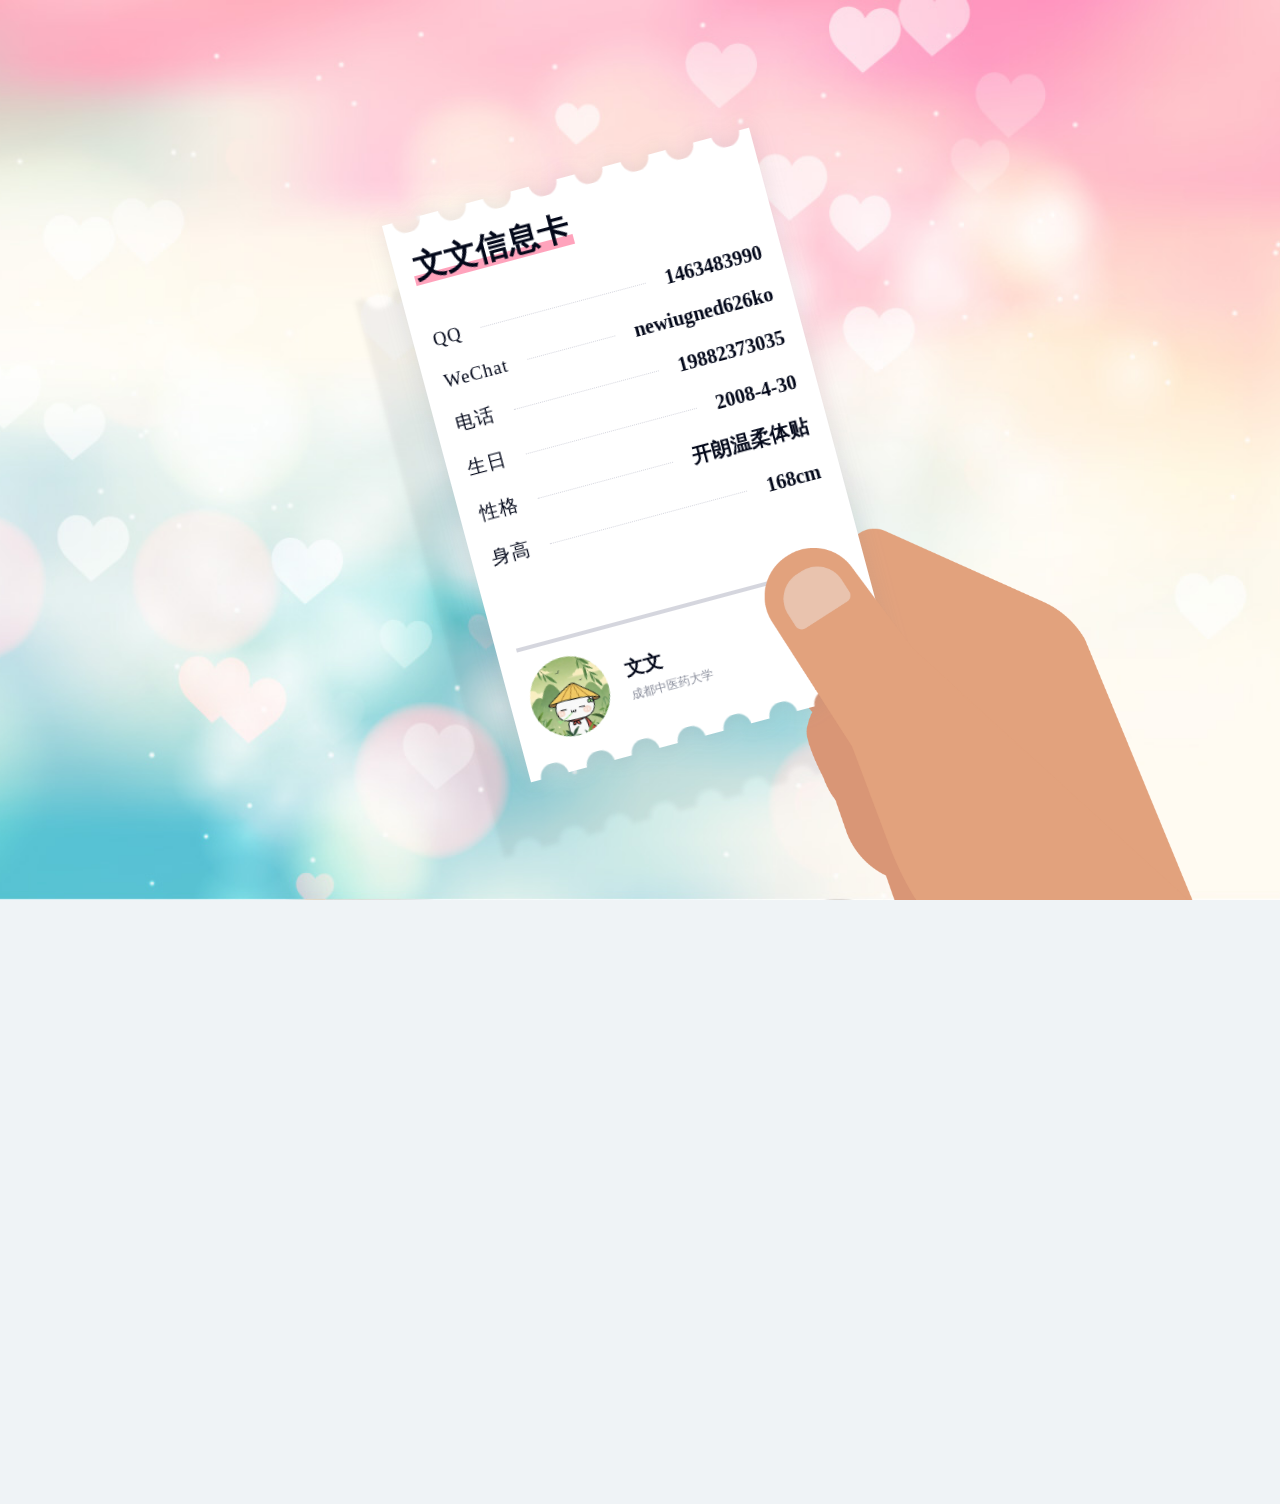
<file: xxk.html>
<!DOCTYPE html>
<html>
<head>
<meta charset="UTF-8">
<meta name="viewport" content="width=device-width, initial-scale=1, viewport-fit=cover" />
<link rel="icon" type="image/svg+xml" href="img/w.ico">
<link rel="icon" type="image/svg+xml" sizes="144x144" href="img/w.ico">
<link rel="apple-touch-icon" type="image/svg+xml" href="img/w.ico">
<title>信息卡</title>
<meta name=keywords content="">
<meta name=description content="">
<style>
@font-face {
  font-family: 'Pixel';
 
  font-weight: normal;
  font-style: normal;
}
html,body {
	margin: 0;
	width: 100%;
	height: 100%;
	background-color: #eff3f6;
	position: relative;
	overflow: hidden;
}
html {
	--frame-width: 380px;
	--frame-height: 550px;
}

body {
	font-family: -apple-system,sans-serif;
	background-image: url(img/bg.jpg);
	background-size: cover;
	background-position: 50% 50%;
	background-repeat: no-repeat;
	color: #03081a;
	-webkit-user-select: none;
	user-select: none;
}
h1,h2,h3,h4,p {
	margin: 0;
}

.wrap {
	position: relative;
	width: var(--frame-width);
	margin: 0 auto;
	top: 20%;
	/* transform: translate(-50%,-50%); */
}
.hand-back,
.hand-front {
	position: absolute;
	left: 78%;
	top: calc(100% - 210px);
	width: calc( var(--frame-width) * 2.8);
	height: calc( var(--frame-width) * 2.8 * .925 );
	background-size: cover;
}
.hand-back {
	z-index: 1;
	background-image: url(img/hand-back.png);
	
}
.hand-front {
	z-index: 3;
	background-image: url(img/hand-front.png);
}
.menu-frame {
	position: relative;
	z-index: 2;
	height: var(--frame-height);
	background-color: #fff;
	transform: rotate(-15deg);
}
.menu-frame::after,
.menu-frame::before {
	content: '';
	position: absolute;
	left: 0;right: 0;
	padding-top: 4.2%;
	-webkit-mask-size: 100% auto;
	-webkit-mask-repeat: no-repeat;
	background-color: #fff;
}
.menu-frame::before {
	bottom: 99.5%;
	-webkit-mask-image: url(img/border-t-mask.png);
}
.menu-frame::after {
	top: 99.5%;
	-webkit-mask-image: url(img/border-b-mask.png);
	-webkit-mask-position: 0 100%;
}
.menu-frame.mask,
.menu-frame.mask::after,
.menu-frame.mask::before {
	background-color: #000;
}
.menu-frame.mask {
	z-index: 0;
	position: absolute;
	left: 0;top: 0;
	width: 100%;
	filter: opacity(.05) blur(2px);
	transform: rotate(-15deg) translate(-12%,12%);
}
.menu {
	filter: drop-shadow(0 0 10px rgba(135,135,145,.18));
}
.menu .inner {
	display: flex;
	flex-direction: column;
	height: 100%;
}
.menu-head {
	padding: 15px 20px 20px;
	position: relative;
}
.menu-title {
	position: relative;
	z-index: 1;
	display: inline-block;
}
.menu-title::before {
	content: '';
	position: absolute;
	left: -2px;
	right: -2px;
	bottom: 5px;
	height: 10px;
	background-color: #ffa3bc;
	z-index: -1;
}
.menu-info {
	color: #878b99;
}
.menu-list {
	padding:10px 20px;
}
.menu-item {
	display: flex;
	align-items: center;
	font-family: "Pixel";
	padding: 10px 0;
}
.menu-item::after {
	content: '';
	display: block;
	flex: 1;
	border-top: 1px dotted #d5d6de;
	order: 2;
	margin: 0 20px;
}
.menu-item .menu-name {
	font-weight: normal;
	order: 1;
	letter-spacing: 1px;
}
.menu-item .menu-price {
	order: 3;
}
.menu-price .num {
	font-weight: 600;
	font-size: 20px;
}
.store-img {
	width:80px;
	height:80px;
	margin-right: 20px;
}
.store {
	display: flex;
	align-items: center;
	margin-top:auto;
	padding: 20px;
	position: relative;
}
.store::before {
	content: '';
	position: absolute;
	left: 20px;
	right: 20px;
	top: 0;
	height: 4px;
	background-color: #d5d6de;
}
.store-info p {
	margin: 5px 0 0;
	font-size: 12px;
	color: #878b99;
}
footer {
	padding:20px 0;
	text-align: center;
	font-size: 12px;
	color: rgba(0,0,0,.25);
	letter-spacing: 1px;
	position: absolute;
	left: 0;right: 0;bottom: 0;
	text-align: center;
}
@media screen and (max-width: 480px) {
	html {
		--frame-width: 90%;
		--frame-height: 550px;
	}
	.wrap {
		top: 50%;
		transform: translateY(-50%) scale(0.8);
		transform-origin: center center;
	}
	/* 移动端同样保留 PC 斜着拿的效果：卡片继续倾斜 */
	.menu-frame {
		transform: rotate(-15deg);
	}
	.hand-back,
	.hand-front {
		left: 68%;
		top: calc(100% - 220px);
		width: calc( var(--frame-width) * 1.5);
		height: calc( var(--frame-width) * 1.5 * .925 );
	}
}
</style>
</head>
<body>
<div class="wrap">
	<div class="menu-frame menu">
		<div class="inner">
			<div class="menu-head">
				<h1 class="menu-title">文文信息卡</h1>
				<p class="menu-info"></p>
			</div>
			
			<div class="menu-list">
				<div class="menu-item">
					<h3 class="menu-name">QQ</h3>
					<p class="menu-price">
						<span class="num">1463483990</span>
					</p>
				</div>
				<div class="menu-item">
					<h3 class="menu-name">WeChat</h3>
					<p class="menu-price">
						<span class="num">newiugned626ko</span>
					</p>
				</div>
				<div class="menu-item">
					<h3 class="menu-name">电话</h3>
					<p class="menu-price">
						<span class="num">19882373035</span>
					</p>
				</div>
				<div class="menu-item">
					<h3 class="menu-name">生日</h3>
					<p class="menu-price">
						<span class="num">2008-4-30</span>
						<span class="unit"></span>
					</p>
				</div>
				<div class="menu-item">
					<h3 class="menu-name">性格</h3>
					<p class="menu-price">
						<span class="num">开朗温柔体贴</span>
						<span class="unit"></span>
					</p>
				</div>
				
				<div class="menu-item">
					<h3 class="menu-name">身高</h3>
					<p class="menu-price">
						<span class="num">168cm</span>
					</p>
				</div>
				
			</div><!-- / menu-list -->
			<div class="store">
				<img class="store-img" style="border-radius:50%;" src="img/w.ico">
				<div class="store-info">
					<h3>文文</h3>
					<p>成都中医药大学</p>
				</div>
			</div><!-- / store -->
		</div><!-- / inner -->
	</div>
	<div class="menu-frame mask"></div>
	<div class="hand-back"></div>
	<div class="hand-front"></div>
</div>
</body>
</html>
</file>
<file: static/css/style.css>
@font-face {
    font-family: "a";
    /*ä¸­æ–‡å­—ä½“*/
    src: url(https://i.wenwen.net/upload/%E5%AD%97%E4%BD%93/%E5%85%B6%E4%BB%96%E5%AD%97%E4%BD%93/Hubot/Hubot%20Sans/Hubot-Sans.woff2);
    font-display: swap;
}

@font-face {
    font-family: "b";
    /*è‹±æ–‡å­—ä½“*/
    src: url();
    font-display: swap;
}


* {
    font-family: "b", "a", sans-serif;

}

* {
     cursor: url('../sb.cur'),auto;
    margin: 0;
    padding: 0;
    box-sizing: border-box;
    user-select: none;
    transition: all 0.1s ease;
}

a:hover,
a:link,
a:visited,
a:active,
a:focus {
    text-decoration: none;
    outline: none;
    border: none;
    color: inherit;
    -webkit-tap-highlight-color: rgba(0, 0, 0, 0);
}

/* è®¾ç½®æ»šåŠ¨æ¡æ ·å¼ */
::-webkit-scrollbar {
    width: 8px;
}

::-webkit-scrollbar-thumb {
    background-color: var(--main-text-color, #000000);
    border-radius: 8px;
    height: 20%;
}

::-webkit-scrollbar-track {
    background-color: var(--main-bg-color, linear-gradient(50deg, #a2d0ff, #ffffff));
}


html[data-theme="dack"] {
    --main-bg-color: rgb(0, 0, 0);
    --main-text-color: #fff;
    --gradient-start: rgb(133, 62, 255);
    --gradient-middle: #f76cc6;
    --gradient-end: rgb(255, 255, 255);
    --purple-text-color: #747bff;
    --text-bg-color: rgb(26, 4, 48);
    --icon-bg-color: rgb(19, 20, 24);
    --icon-1-hover-color: rgb(68, 120, 241);
    --icon-2-hover-color: rgb(232, 68, 241);
    --icon-3-hover-color: rgb(179, 206, 0);
    --icon-4-hover-color: rgb(201, 13, 0);
    --icon-5-hover-color: rgb(111, 44, 20);
    --project-item-bg-color: rgb(19, 20, 24);
    --project-item-hover-color: rgb(19, 23, 27);
    --project-item-left-title-color: rgb(255, 255, 255);
    --project-item-left-text-color: rgb(142, 142, 142);
    --footer-text-color: #646464;
}















body {
    display: flex;
    height: 100%;
    min-height: 100vh;
    width: 100%;
    background: var(--main-bg-color, linear-gradient(50deg, #b8d8ff, #ffd8e6));

    overflow-x: hidden;
    justify-content: center;
    color: var(--main-text-color, #000000);

}

#PageLoading {
    background: radial-gradient(white, #d8eaff);
    background-size: 100%;
    background-position: center;
    background-color: #fff;
    height: 100%;
    width: 100%;
    position: fixed;
    z-index: 999999;
    margin-top: 0px;
    top: 0px;
    pointer-events: none;
    opacity: 1;
    transition: all 0.5s ease;
}

#PageLoading-zyyo, #PageLoading-wenwen {
    width: 100%;
    height: 100%;
    display: flex;
    justify-content: center;
    align-items: center;
    position: relative;
}

#PageLoading-zyyo-center, #PageLoading-wenwen-center {
    height: 200px;
    width: 200px;
    position: relative;
    transition all 1s ease;
    display: flex;
    justify-content: center;
    align-items: center;
}

.object {
    -moz-border-radius: 50% 50% 50% 50%;
    -webkit-border-radius: 50% 50% 50% 50%;
    border-radius: 50% 50% 50% 50%;
    position: absolute;
    border-left: 5px solid #8887fa;
    border-right: 5px solid #FFC0CB;
    border-top: 5px solid transparent;
    border-bottom: 5px solid transparent;
    -webkit-animation: animate 2.5s infinite;
    animation: animate 2.5s infinite;
}

#object_one {
    width: 20%;
    height: 20%;
}

#object_two {
    width: 35%;
    height: 35%;
    -webkit-animation-delay: 0.1s;
    animation-delay: 0.1s;
}

#object_three {
    width: 45%;
    height: 45%;
    -webkit-animation-delay: 0.2s;
    animation-delay: 0.2s;
}

#object_four {
    width: 55%;
    height: 55%;
    -webkit-animation-delay: 0.3s;
    animation-delay: 0.3s;
}

@-webkit-keyframes animate {
    50% {
        -ms-transform: rotate(180deg);
        -webkit-transform: rotate(180deg);
        transform: rotate(180deg);
    }

    100% {
        -ms-transform: rotate(0deg);
        -webkit-transform: rotate(0deg);
        transform: rotate(0deg);
    }
}

@keyframes animate {
    50% {
        -ms-transform: rotate(180deg);
        -webkit-transform: rotate(180deg);
        transform: rotate(180deg);
    }

    100% {
        -ms-transform: rotate(0deg);
        -webkit-transform: rotate(0deg);
        transform: rotate(0deg);
    }
}




.main {
    width: 100%;
    max-width: 1200px;
    position: relative;
    flex-direction: row;
}

.left {
    width: 250px;
    height: 100vh;
    display: flex;
    padding: 0 15px;
    position: fixed;
    align-items: center;
    flex-direction: column;
}

.left-main {
    width: 100%;
     height: 100vh;
    overflow-y: scroll;
    display: flex;
  
    align-items: center;
    flex-direction: column;

}

.left-main::-webkit-scrollbar {
   display: none;
}


.logo {
    flex-shrink: 0;
    width: 90%;
    position: relative;
    aspect-ratio: 1/1;
    margin-top: 50px;
    background-size: cover;
    border-radius: 50%;
    
    transition: all 0.8s ease-in-out;
   
}
.logo11 {
    flex-shrink: 0;
    width: 60%;
    position: relative;
    aspect-ratio: 1/1;
    margin-top: 50px;
    background-size: contain;       
    border-radius: 50%;
    margin-left:18%;
    transition: all 0.8s ease-in-out;
}



.left-div {
    flex-shrink: 0;
    width: 100%;
    border-radius: 13px;
    margin-top: 15px;
    padding: 20px;
    background: var(--project-item-bg-color, rgba(249, 250, 251, 0.6));
}

.left-des {
    display: flex;
    flex-direction: column;
    justify-content: center;
    gap: 10px;
}

.left-div-item {
    display: flex;
    align-items: center;
    line-height: 20px;
    font-size: 15px;
    gap: 8px;
    overflow: hidden;
}

.left-tag {
    display: flex;
    flex-direction: row;
    flex-wrap: wrap;
    gap: 10px;
    padding: 14px;
}

.left-tag-item {
    display: flex;
    justify-content: center;
    align-items: center;
    height: 28px;
    padding: 10px;
    font-size: 13px;
    border-radius: 10px;
    background: var(--main-bg-color, linear-gradient(50deg, #b8d8ff, #ffd8e6));


}

#line {
    width: 100%;
    height: 200px;
    font-size: 13px;
    padding-left: 10px;
    scroll-snap-type: y mandatory;
    overflow-y: scroll;
}

#line li {
    list-style: none;
    position: relative;
    padding: 15px 0px 0px 15px;
    border-left: 2px solid #adbeff;
    border-radius: 0;
    scroll-snap-align: end;
    color: #82888a;
}



.focus {
    width: 15px;
    height: 15px;
    border-radius: 22px;
    background-color: #8da1ff;
    border: 2px solid #fff;
    position: absolute;
    left: -9px;
    top: 50%;
}

#line li:first-child .focus:first-child {
    background-color: #2ecc71;
    animation: focus 1.8s ease infinite;
}
#line::-webkit-scrollbar {
   display: none;
}
.left-title {
    font-size: 20px;
    margin-top: 30px;
}


.right {
    width: calc(100% - 250px);
    display: flex;
    padding: 25px;
    position: relative;
    float: right;
    flex-direction: column;
}

.welcome {
text-align: center;
    font-size: 55px;
    font-weight: 800;
    margin: 30px 0;
}

.description {

    font-size: 20px;
    margin-top: 7px;
}

.gradientText {

    -webkit-background-clip: text;
    -webkit-text-fill-color: transparent;
    background-size: 200%;
    background-position: 0%;
    animation: backgroundSizeAnimation 5s ease-in-out infinite;
   background-image: linear-gradient(120deg, var(--gradient-start, #ff87c0), var(--gradient-end, #41d1ff));

}

@keyframes backgroundSizeAnimation {
    0% {
        background-position: 100%;
    }

    25% {
        background-position: 50%;
    }

    50% {
        background-position: 0%;
    }

    75% {
        background-position: 50%;
    }

    100% {
        background-position: 100%;
    }

}

.purpleText {
    color: var(--purple-text-color, #747bff);
    font-weight: 800;
}

.textBackground {
    font-weight: 800;
    background: var(--text-bg-color, #f4f4f4);
    border-radius: 5px;
    font-size: 15px;
    padding: 3px 5px;

}

.iconContainer {
    width: 100%;
    gap: 8px;
    height: 60px;
    display: flex;
    align-items: center;
    overflow-x: scroll;
    margin-top: 20px;

}

.iconContainer::-webkit-scrollbar {
   display: none;
}



.iconItem {
    width: 47px;
    height: 40px;
    box-sizing: border-box;
    background: var(--icon-bg-color, rgba(249, 250, 251, 0.6));
    border-radius: 7px;
    display: flex;
    gap: 5px;
    align-items: center;
    justify-content: center;
    transition: all 0.3s ease;
    flex-shrink: 0;
}

.switch {
    width: 55px;
}

.iconTip {
    white-space: nowrap;
    display: none;
}





.iconItem:nth-child(1):hover {
    width: 95px;
    transform: translateY(-2px);
    background: var(--icon-1-hover-color, rgb(137, 172, 255));
}

.iconItem:nth-child(2):hover {
    width: 80px;
    transform: translateY(-2px);
    background: var(--icon-2-hover-color, rgb(251, 173, 255));
}

.iconItem:nth-child(3):hover {
    width: 80px;
    transform: translateY(-2px);
    background: var(--icon-3-hover-color, rgb(169, 255, 248));
}

.iconItem:nth-child(4):hover {
    width: 80px;
    transform: translateY(-2px);
    background: var(--icon-4-hover-color, rgb(255, 167, 161));
}

.iconItem:nth-child(5):hover {
    width: 80px;
    transform: translateY(-2px);
    background: var(--icon-5-hover-color, rgb(255, 183, 156));
}

.iconItem:hover .iconTip {
    display: block;
}

.switch:hover {
    width: 55px;

    transform: translateY(-2px);
    background: var(--icon-5-hover-color, rgb(255, 183, 156));
}

.tanChiShe {
    width: 85%;
}

.tanChiShe img {
    width: 100%;
    height: 100%;
    object-fit: cover;
}

.title {
    display: flex;
    gap: 10px;
    align-items: center;
    font-size: 26px;
    font-weight: 800;
    margin: 20px 0;
    transition: all 0.4s ease;
}

.title:hover {
    transform: translateY(-5px);
}

.projectList {
    display: flex;
    flex-wrap: wrap;
    gap: 15px;
    padding: 5px;
}

.projectItem {
    opacity: 0;
    transition-delay: 0.4s;
    transform: translateY(110px);
    /*æ·¡å…¥åŠ¨ç”»*/
    display: flex;
    background-color: var(--project-item-bg-color, rgba(249, 250, 251, 0.6));
    border-radius: 8px;
    padding: 18px;
    height: 105px;
    width: calc(50% - 60px);
    transition: all 0.5s ease;


}

.projectItem.fade-in-visible {
    opacity: 1;
    transform: translateY(0);
}


.projectItem:hover {
    border: 0.8px solid #747bff;
    box-shadow: 0 8px 16px -4px #2c2d300c;
    background-color: var(--project-item-hover-color, rgba(244, 245, 246, 0.8));
}



.projectItem:hover .projectItemLeft {
    width: 100%;
}

.projectItem:hover .projectItemRight {
    width: 0%;
}

.projectItem:hover .projectItemRight img {
    transform: rotate(40deg);
}

.projectItem:hover h1 {
    font-size: 18px;
}

.projectItemLeft p {
    font-size: 13px;
    margin-top: 5px;
    color: var(--project-item-left-text-color, #7e7e7e);
}

.projectItemLeft h1 {
    font-weight: normal;
    font-size: 18px;
    margin: 0px;

    transition: all 0.4s ease;
    color: var(--project-item-left-title-color, #000000);
}

.projectItemLeft {
    transition: all 0.4s ease;
    height: 100%;
    width: 80%;
}


.projectItemRight {
    overflow: hidden;
    transition: all 0.4s ease;
    display: flex;
    justify-content: center;
    align-items: center;
    width: 20%;
    height: 100%;
}

.projectItemRight img {
    transition: all 0.1s ease;
    height: 44px;
    width: 44px;

}

.skill {
    padding: 25px;
    width: 100%;
}

.skill img {
    width: 100%;
    height: 100%;
    object-fit: cover;
}

.skill #skillWap {
    display: none;
}

footer {
    padding: 5px;
    color: var(--footer-text-color);
    font-size: 13px;
    margin-top: 20px;
}




@media (max-width: 1000px) {

    .projectItem {
        width: calc(100% - 25px);
    }


  


}

@media (max-width: 800px) {


    .right {
        width: 100%;
    }
.tanChiShe {
    width: 100%;
}
    .description {
        font-size: 16px;
    }

    .welcome {
        font-size: 48px;

    }


    .projectItemLeft p {
        font-size: 14px;
    }

    .projectItemLeft h1 {

        font-size: 15px;
    }

    .projectItem:hover h1 {

        font-size: 20px;

    }

    .projectList {
        display: flex;
        justify-content: center;
        align-items: center;
    }

    .skill #skillWap {
        display: block;
    }

    .skill #skillPc {
        display: none;
    }





    .left {
        position: fixed;
        z-index: 9999;
        padding: 0;
        width: 100%;
        height: 100%;
        pointer-events: none;
        background: none;
        transition: all 0.3s linear;
    }

    .left-main {
        position: absolute;
        float: left;
        width: 60vw;
        /*ä¾§è¾¹æ +æŒ‰é’®å®½åº¦*/
        left: -60vw;
        /*ä¾§è¾¹æ éšè—åœ¨å±å¤–å®½åº¦*/
        padding: 15px;
        box-sizing: border-box;
        background: var(--main-bg-color, linear-gradient(50deg, #b8d8ff, #ffd8e6));

        transition: all 0.25s ease-out;
    }

 

    .left-open {
        pointer-events: auto;
        background: rgba(100, 100, 100, 0.5);
    }


    .left-main-open {
        left: 0;
    }








}





.tc {
    position: fixed;
    display: flex;
    visibility: hidden;
    width: 100vw;
    height: 100vh;

    background: rgba(255, 255, 255, 0);
    z-index: 99999;
    align-items: center;
    justify-content: center;
    flex-direction: column;
}

.tc-main {
    z-index: 100000;
    width: 80%;
    max-width: 300px;
    /* æ ¹æ®éœ€è¦è°ƒæ•´æœ€å¤§å®½åº¦ */
    min-height: 200px;
    background-color: #ffffff;
    border-radius: 12px;
    opacity: 0;
    display: flex;
    transition: all 0.15s linear;
    align-items: center;
    justify-content: center;
    overflow: hidden;
    transform: translateY(20%);
}

.tc-img {
    width: 100%;
    height: 100%;
}

.tc.active {
    visibility: visible;
}

.tc-main.active {
    opacity: 1;
    transform: translateY(0);
}

.tc-close {
    display: flex;
    justify-content: center;
    align-items: center;
    height: 40px;
    width: 40px;
      background-color: var(--project-item-bg-color, rgba(249, 250, 251, 0.6));
    margin-top: 30px;
    border-radius: 50%;
}







.onoffswitch {
    position: relative;
    width: 38px;
    height: 20px;
    -webkit-user-select: none;
    -moz-user-select: none;
    -ms-user-select: none;
}

.onoffswitch-checkbox {
    display: none;
}

.onoffswitch-label {
    display: block;
    overflow: hidden;
    cursor: pointer;
    height: 100%;
    border-radius: 50px;
}

.onoffswitch-inner {
    display: flex;
    justify-content: center;
    align-items: center;
    width: 200%;
    height: 100%;
    margin-left: -100%;
    transition: margin 0.2s ease-in 0s;
}

.onoffswitch-inner:before,
.onoffswitch-inner:after {
    display: flex;
    justify-content: center;
    align-items: center;
    float: left;
    width: 50%;
    height: 100%;
    padding: 0;
    font-size: 12px;
    color: white;
    font-family: Trebuchet, Arial, sans-serif;
    font-weight: bold;
    box-sizing: border-box;
}

.onoffswitch-inner:before {
    content: "";
    background-color: #e4e4e4;
    color: #FFFFFF;
    text-align: left;
}

.onoffswitch-inner:after {
    content: "";
    background-color: #272727;
    color: #FAFAFA;
    text-align: right;
}

.onoffswitch-switch {
    display: block;
    height: 70%;
    aspect-ratio: 1/1;
    background: #FFFFFF;
    position: absolute;
    top: 12.5%;
    bottom: 12.5%;
    right: 5px;

    border-radius: 20px;
    transition: all 0.2s ease-in 0s;
}

.onoffswitch-checkbox:checked+.onoffswitch-label .onoffswitch-inner {
    margin-left: 0;
}

.onoffswitch-checkbox:checked+.onoffswitch-label .onoffswitch-switch {
    right: 50%;
}
</file>
<file: daojishi/css/css.css>
/* cyrillic-ext */
@font-face {
  font-family: 'Raleway';
  font-style: normal;
  font-weight: 400;
  font-display: swap;
  src: url(../font/1Ptxg8zYS_SKggPN4iEgvnHyvveLxVvaorCFPrEHJA.woff2) format('woff2');
  unicode-range: U+0460-052F, U+1C80-1C88, U+20B4, U+2DE0-2DFF, U+A640-A69F, U+FE2E-FE2F;
}
/* cyrillic */
@font-face {
  font-family: 'Raleway';
  font-style: normal;
  font-weight: 400;
  font-display: swap;
  src: url(../font/1Ptxg8zYS_SKggPN4iEgvnHyvveLxVvaorCMPrEHJA.woff2) format('woff2');
  unicode-range: U+0400-045F, U+0490-0491, U+04B0-04B1, U+2116;
}
/* vietnamese */
@font-face {
  font-family: 'Raleway';
  font-style: normal;
  font-weight: 400;
  font-display: swap;
  src: url(../font/1Ptxg8zYS_SKggPN4iEgvnHyvveLxVvaorCHPrEHJA.woff2) format('woff2');
  unicode-range: U+0102-0103, U+0110-0111, U+0128-0129, U+0168-0169, U+01A0-01A1, U+01AF-01B0, U+1EA0-1EF9, U+20AB;
}
/* latin-ext */
@font-face {
  font-family: 'Raleway';
  font-style: normal;
  font-weight: 400;
  font-display: swap;
  src: url(../font/1Ptxg8zYS_SKggPN4iEgvnHyvveLxVvaorCGPrEHJA.woff2) format('woff2');
  unicode-range: U+0100-024F, U+0259, U+1E00-1EFF, U+2020, U+20A0-20AB, U+20AD-20CF, U+2113, U+2C60-2C7F, U+A720-A7FF;
}
/* latin */
@font-face {
  font-family: 'Raleway';
  font-style: normal;
  font-weight: 400;
  font-display: swap;
  src: url(../font/1Ptxg8zYS_SKggPN4iEgvnHyvveLxVvaorCIPrE.woff2) format('woff2');
  unicode-range: U+0000-00FF, U+0131, U+0152-0153, U+02BB-02BC, U+02C6, U+02DA, U+02DC, U+2000-206F, U+2074, U+20AC, U+2122, U+2191, U+2193, U+2212, U+2215, U+FEFF, U+FFFD;
}
</file>
